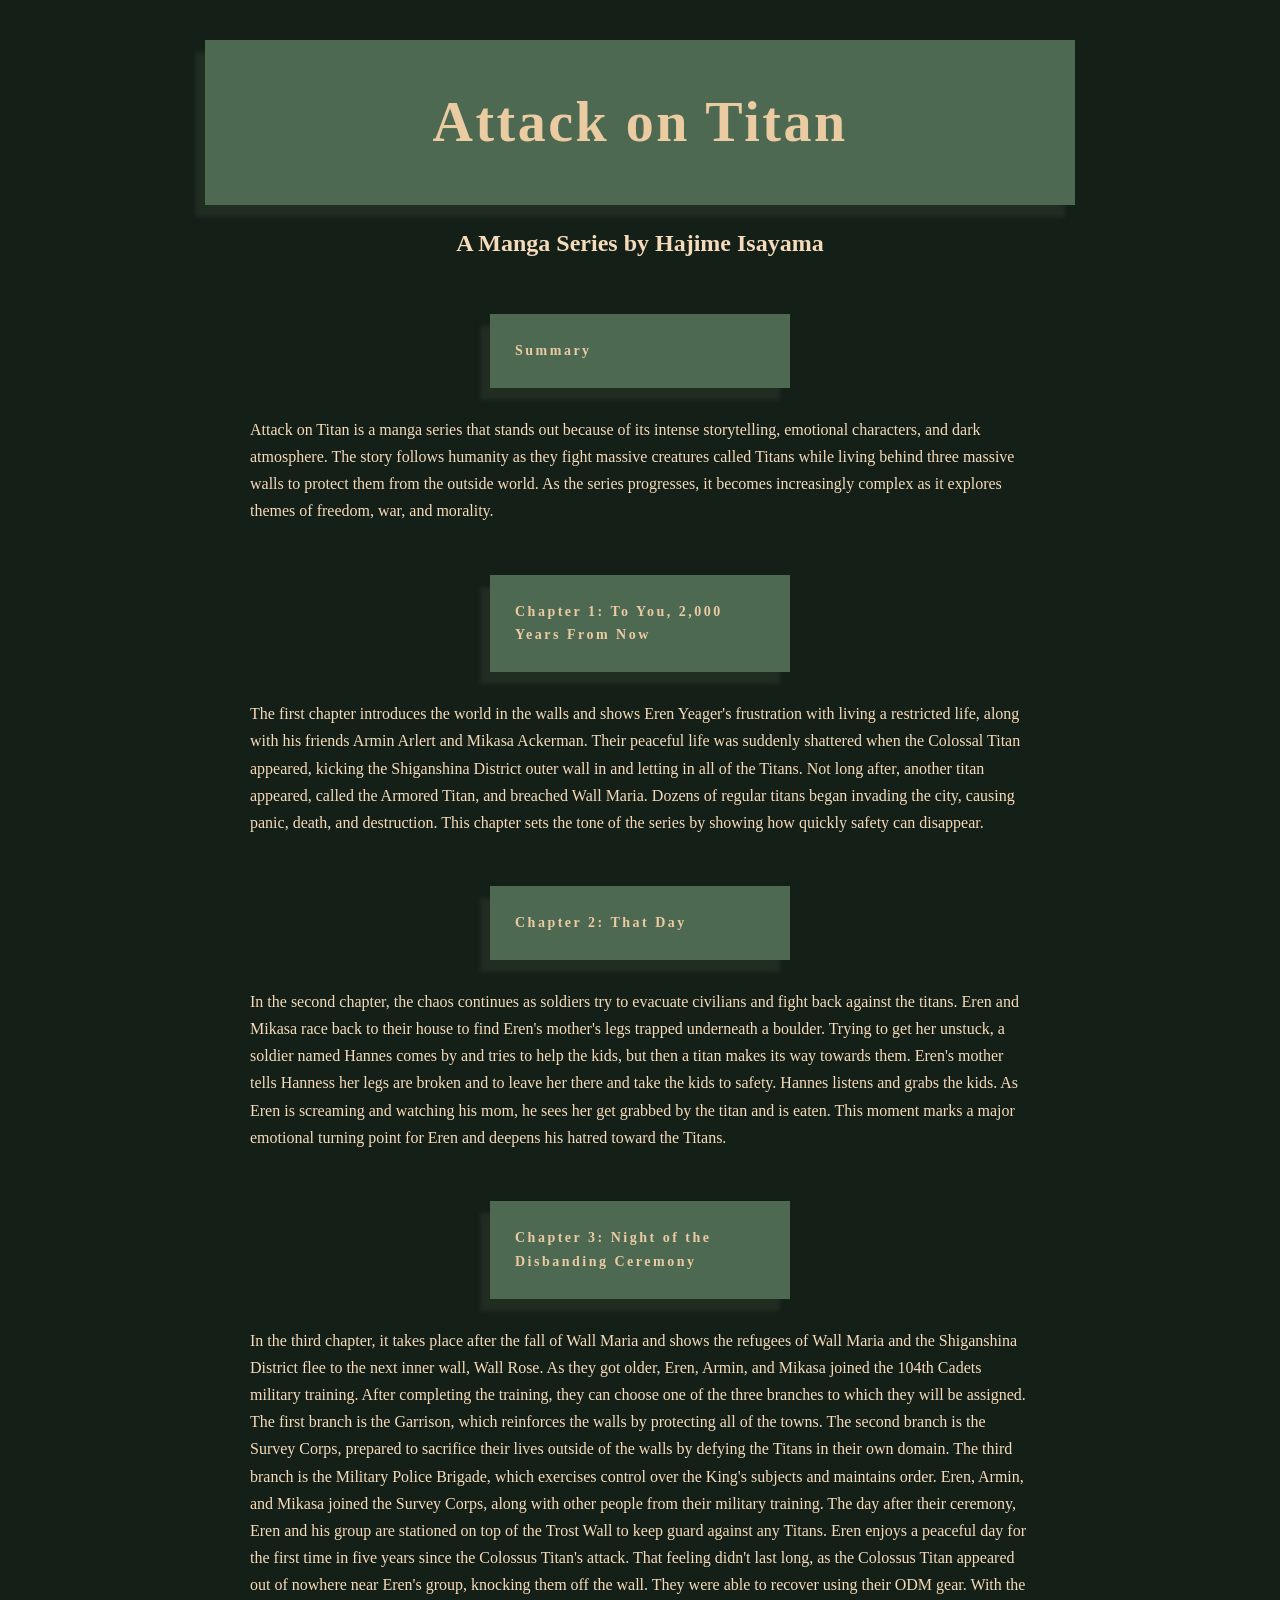
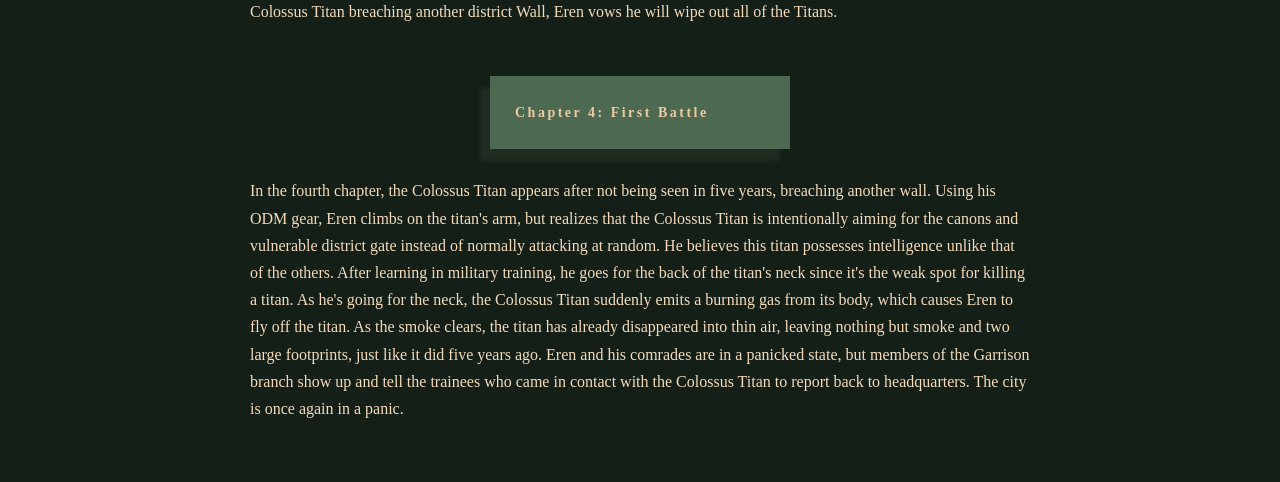
<file: Assignment1/index.html>
<head>
  <link rel="stylesheet" href="style/style.css">
</head>

<body>
<h1>Attack on Titan</h1>

<h2>A Manga Series by Hajime Isayama</h2>

<h3>Summary</h3>
<P>Attack on Titan is a manga series that stands out because of its intense storytelling, emotional characters, and dark atmosphere. 
  The story follows humanity as they fight massive creatures called Titans while living behind three massive walls to protect them from the outside world. As the series progresses, it becomes increasingly complex as it explores themes of freedom, war, and morality.</P>

<h3>Chapter 1: To You, 2,000 Years From Now</h3>
  <p>The first chapter introduces the world in the walls and shows Eren Yeager's frustration with living a restricted life, along with his friends Armin Arlert and Mikasa Ackerman.
  Their peaceful life was suddenly shattered when the Colossal Titan appeared, kicking the Shiganshina District outer wall in and letting in all of the Titans. Not long after, another titan appeared, called the Armored Titan, and breached Wall Maria. Dozens of regular titans began invading the city, causing panic, death, and destruction. 
  This chapter sets the tone of the series by showing how quickly safety can disappear.</p>

<h3>Chapter 2: That Day</h3>
  <p>In the second chapter, the chaos continues as soldiers try to evacuate civilians and fight back against the titans. Eren and Mikasa race back to their house to find Eren's mother's legs trapped underneath a boulder. Trying to get her unstuck, a soldier named Hannes comes by and tries to help the kids, but then a titan makes its way towards them.
  Eren's mother tells Hanness her legs are broken and to leave her there and take the kids to safety. Hannes listens and grabs the kids. As Eren is screaming and watching his mom, he sees her get grabbed by the titan and is eaten. This moment marks a major emotional turning point for Eren and deepens his hatred toward the Titans. </p>

<h3>Chapter 3: Night of the Disbanding Ceremony</h3>  
  <p>In the third chapter, it takes place after the fall of Wall Maria and shows the refugees of Wall Maria and the Shiganshina District flee to the next inner wall, Wall Rose. As they got older, Eren, Armin, and Mikasa joined the 104th Cadets military training. After completing the training, they can choose one of the three branches to which they will be assigned.
  The first branch is the Garrison, which reinforces the walls by protecting all of the towns. The second branch is the Survey Corps, prepared to sacrifice their lives outside of the walls by defying the Titans in their own domain. The third branch is the Military Police Brigade, which exercises control over the King's subjects and maintains order.
  Eren, Armin, and Mikasa joined the Survey Corps, along with other people from their military training. The day after their ceremony, Eren and his group are stationed on top of the Trost Wall to keep guard against any Titans. Eren enjoys a peaceful day for the first time in five years since the Colossus Titan's attack. 
  That feeling didn't last long, as the Colossus Titan appeared out of nowhere near Eren's group, knocking them off the wall. They were able to recover using their ODM gear. With the Colossus Titan breaching another district Wall, Eren vows he will wipe out all of the Titans.</p>
  
<h3>Chapter 4: First Battle</h3>
  <p>In the fourth chapter, the Colossus Titan appears after not being seen in five years, breaching another wall. Using his ODM gear, Eren climbs on the titan's arm, but realizes that the Colossus Titan is intentionally aiming for the canons and vulnerable district gate instead of normally attacking at random. He believes this titan possesses intelligence unlike that of the others.
  After learning in military training, he goes for the back of the titan's neck since it's the weak spot for killing a titan. As he's going for the neck, the Colossus Titan suddenly emits a burning gas from its body, which causes Eren to fly off the titan. As the smoke clears, the titan has already disappeared into thin air, leaving nothing but smoke and two large footprints, just like it did five years ago.
  Eren and his comrades are in a panicked state, but members of the Garrison branch show up and tell the trainees who came in contact with the Colossus Titan to report back to headquarters. The city is once again in a panic. </p>
  
</body>
</file>
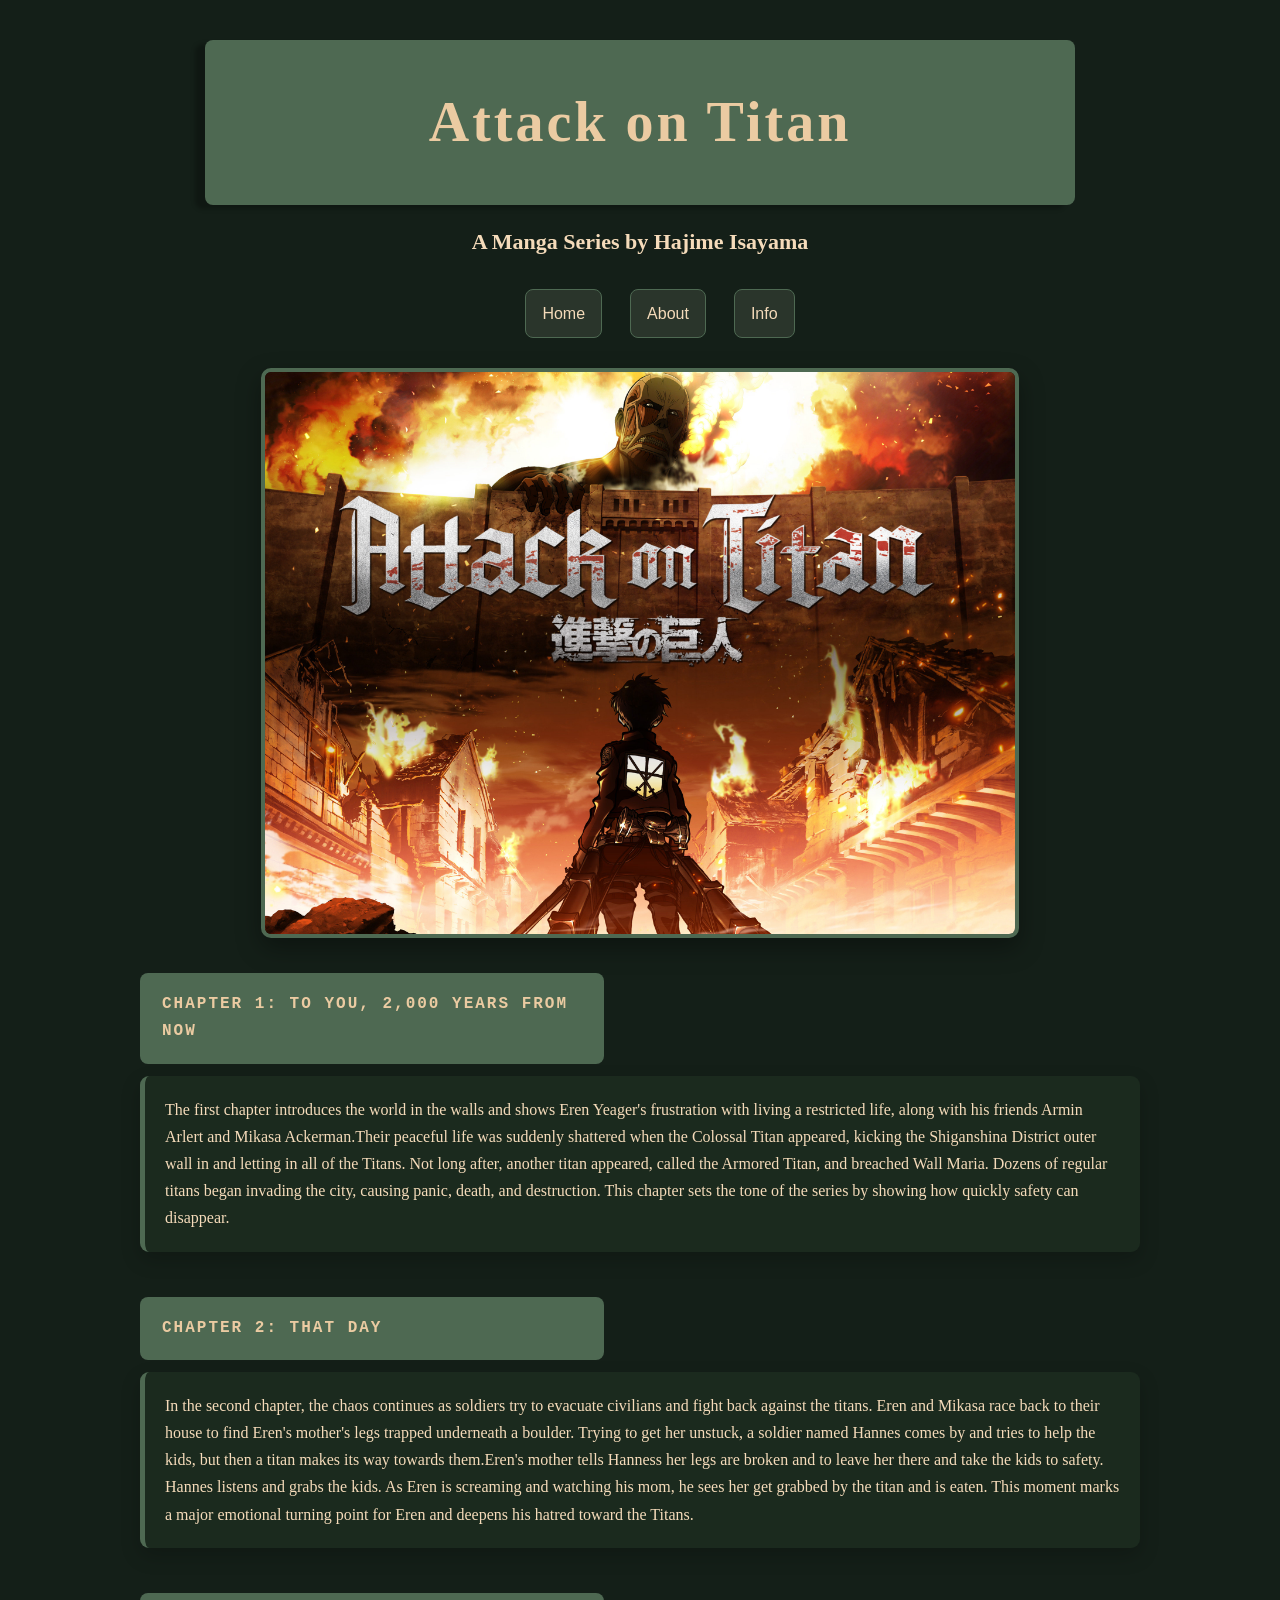
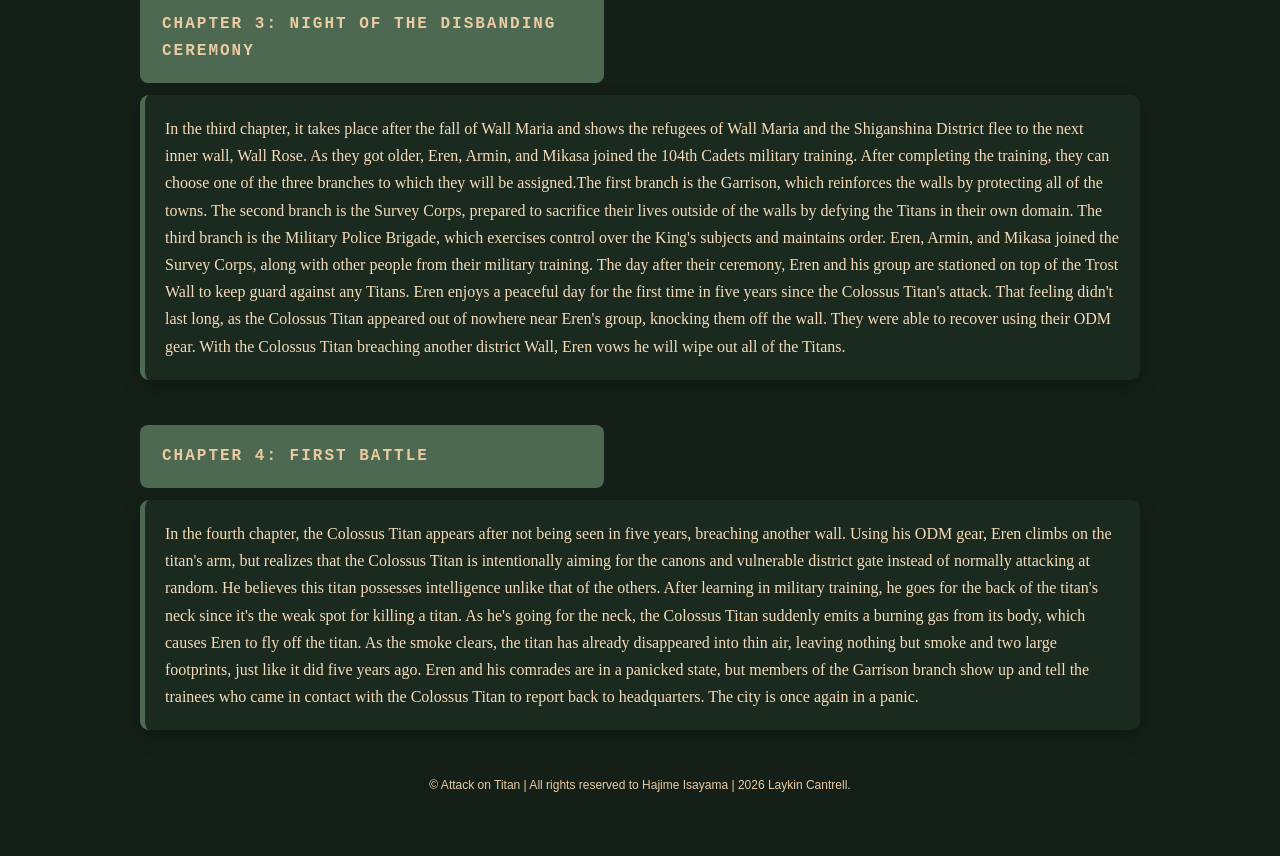
<file: Assignment2/index.html>
<!DOCTYPE html>
<html lang="en">
<head>
  <meta charset="UTF-8">
  <title>Attack on Titan Homepage</title>
  <link rel="stylesheet" href="style/style.css">
</head>

<body>
  <div class="page">

    <header class="hero">
      <h1>Attack on Titan</h1>
      <h2>A Manga Series by Hajime Isayama</h2>
  </header> 

  <nav>
    <ul class="nav">
      <li><a href="index.html">Home</a></li>
      <li><a href="about.html">About</a></li>
      <li><a href="info.html">Info</a></li>
    </ul>
  </nav>

    <img class="hero-image" src="image/AOT.jpg" alt="Attack on Titan Anime Season 1">
    <main>
      <section class="chapter">
        <h3>Chapter 1: To You, 2,000 Years From Now</h3>
        <p>
          The first chapter introduces the world in the walls and shows Eren Yeager's frustration  with living a restricted life, along with his friends Armin Arlert and Mikasa Ackerman.Their peaceful life was suddenly shattered when the Colossal Titan appeared, kicking the Shiganshina District outer wall in and letting in all of the Titans. Not long after, another titan appeared, called the Armored Titan, and breached Wall Maria. Dozens of regular titans began invading the city, causing panic, death, and destruction. This chapter sets the tone of the series by showing how quickly safety can disappear.
        </p>
      </section>

      <section class="chapter">
        <h3>Chapter 2: That Day</h3>
        <p>
          In the second chapter, the chaos continues as soldiers try to evacuate civilians and fight back against the titans. Eren and Mikasa race back to their house to find Eren's mother's legs trapped underneath a boulder. Trying to get her unstuck, a soldier named Hannes comes by and tries to help the kids, but then a titan makes its way towards them.Eren's mother tells Hanness her legs are broken and to leave her there and take the kids to safety. Hannes listens and grabs the kids. As Eren is screaming and watching his mom, he sees her get grabbed by the titan and is eaten. This moment marks a major emotional turning point for Eren and deepens his hatred toward the Titans. 
        </p>
      </section>

      <section class="chapter">
        <h3>Chapter 3: Night of the Disbanding Ceremony</h3>  
        <p>
          In the third chapter, it takes place after the fall of Wall Maria and shows the refugees of Wall Maria and the Shiganshina District flee to the next inner wall, Wall Rose. As they got older, Eren, Armin, and Mikasa joined the 104th Cadets military training. After completing the training, they can choose one of the three branches to which they will be assigned.The first branch is the Garrison, which reinforces the walls by protecting all of the towns. The second branch is the Survey Corps, prepared to sacrifice their lives outside of the walls by defying the Titans in their own domain. The third branch is the Military Police Brigade, which exercises control over the King's subjects and maintains order. Eren, Armin, and Mikasa joined the Survey Corps, along with other people from their military training. The day after their ceremony, Eren and his group are stationed on top of the Trost Wall to keep guard against any Titans. Eren enjoys a peaceful day for the first time in five years since the Colossus Titan's attack. That feeling didn't last long, as the Colossus Titan appeared out of nowhere near Eren's group, knocking them off the wall. They were able to recover using their ODM gear. With the Colossus Titan breaching another district Wall, Eren vows he will wipe out all of the Titans.
        </p>
      </section>
  
      <section class="chapter">
        <h3>Chapter 4: First Battle</h3>
        <p>
          In the fourth chapter, the Colossus Titan appears after not being seen in five years, breaching another wall. Using his ODM gear, Eren climbs on the titan's arm, but realizes that the Colossus Titan is intentionally aiming for the canons and vulnerable district gate instead of normally attacking at random. He believes this titan possesses intelligence unlike that of the others. After learning in military training, he goes for the back of the titan's neck since it's the weak spot for killing a titan. As he's going for the neck, the Colossus Titan suddenly emits a burning gas from its body, which causes Eren to fly off the titan. As the smoke clears, the titan has already disappeared into thin air, leaving nothing but smoke and two large footprints, just like it did five years ago. Eren and his comrades are in a panicked state, but members of the Garrison branch show up and tell the trainees who came in contact with the Colossus Titan to report back to headquarters. The city is once again in a panic.
        </p>
      </section>
    </main>

    <footer class="footer">
      <p class="footer-text">&copy; Attack on Titan | All rights reserved to Hajime Isayama | 2026 Laykin Cantrell.</p>
    </footer>
    
  </div>
</body>
</html>
</file>
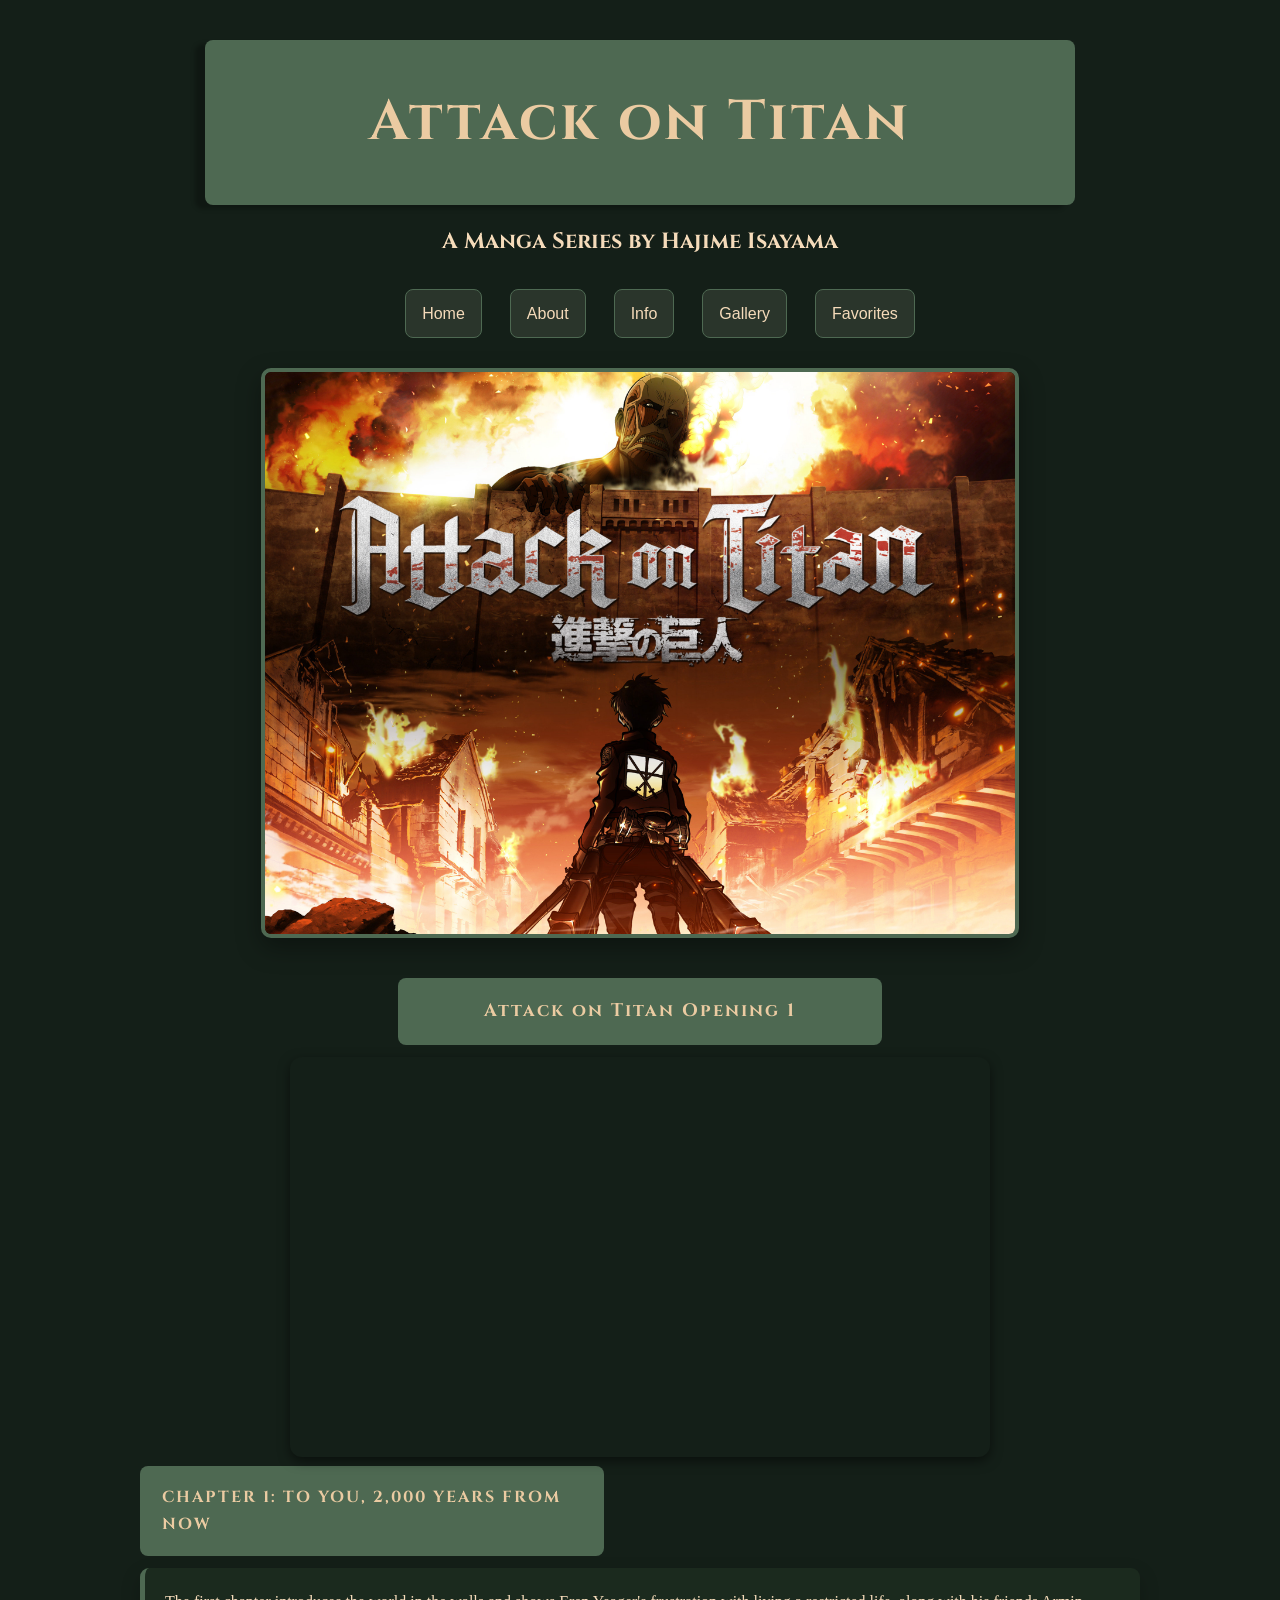
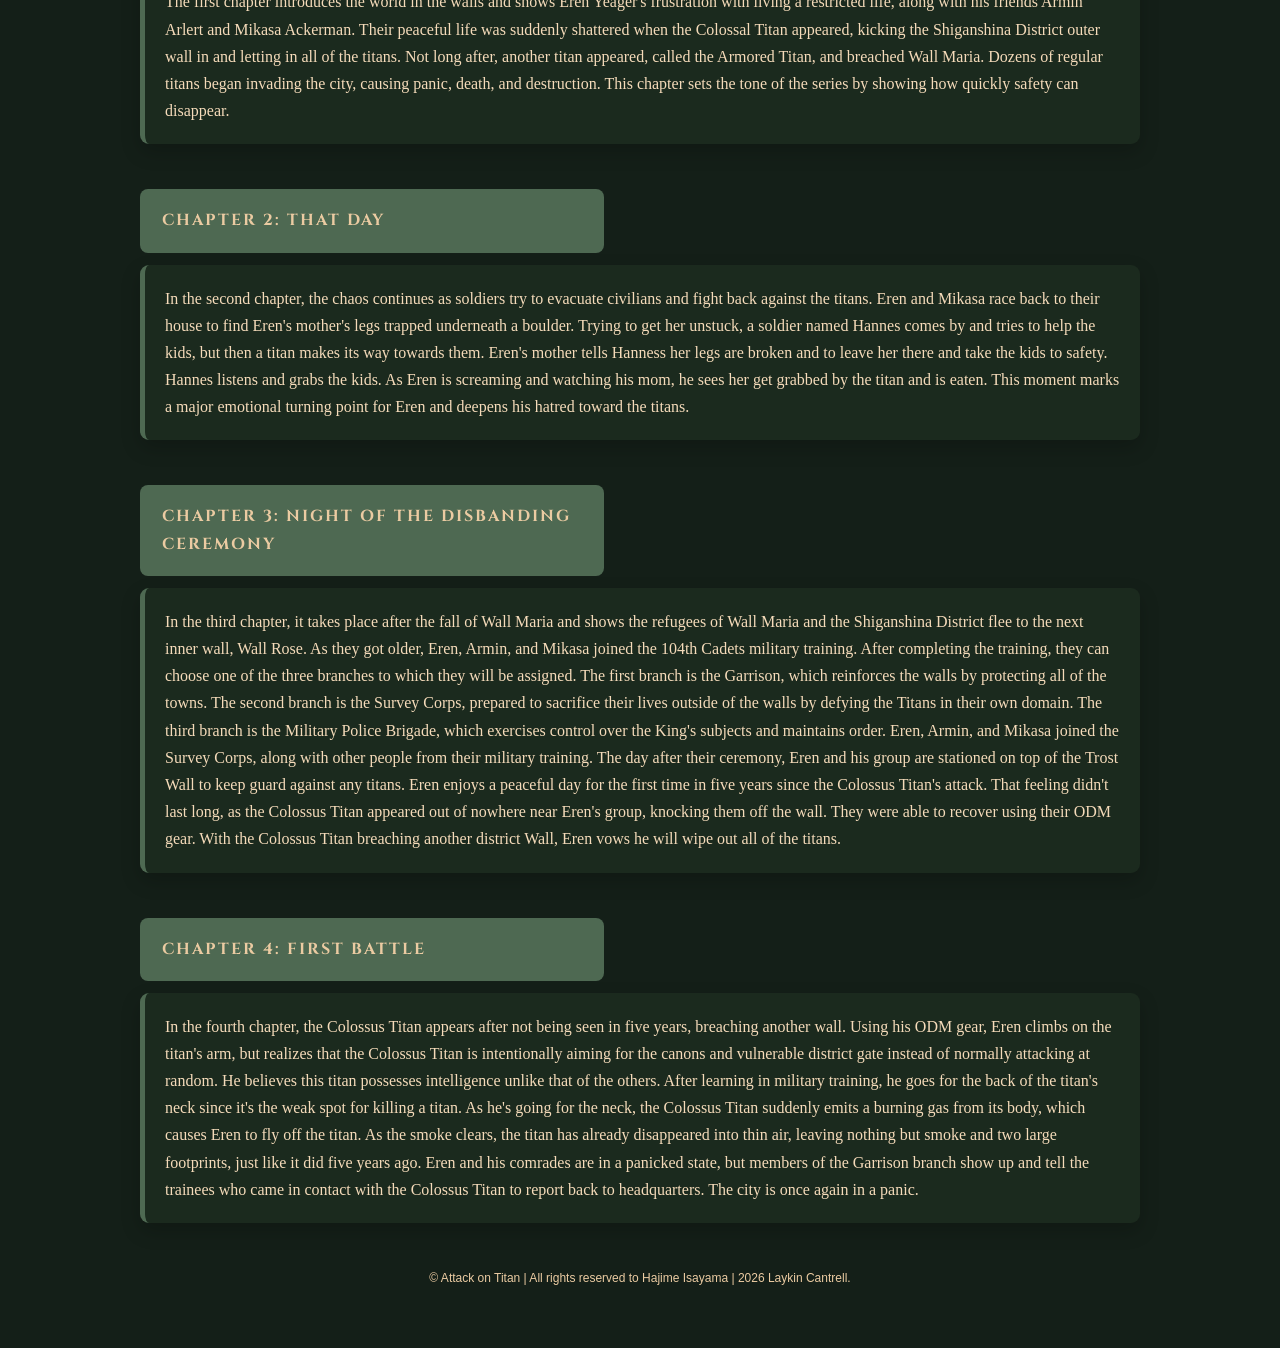
<file: Assignment3/index.html>
<!DOCTYPE html>
<html lang="en">
<head>
  <meta charset="UTF-8">
  <title>Attack on Titan Homepage</title>

  <!--Google Font-->
  <link rel="preconnect" href="https://fonts.googleapis.com">
   <link rel="preconnect" href="https://fonts.gstatic.com" crossorigin>
  <link href="https://fonts.googleapis.com/css2?family=Cinzel:wght@400..900&display=swap" rel="stylesheet">

  <link rel="stylesheet" href="style/style.css">
</head>

<body>
  <div class="page">

    <header class="hero">
      <h1>Attack on Titan</h1>
      <h2>A Manga Series by Hajime Isayama</h2>
  </header> 

  <nav>
    <ul class="nav">
      <li><a href="index.html">Home</a></li>
      <li><a href="about.html">About</a></li>
      <li><a href="info.html">Info</a></li>
      <li><a href="gallery.html">Gallery</a></li>
      <li><a href="favorites.html">Favorites</a></li>
    </ul>
  </nav>

    <img class="hero-image" src="image/AOT.jpg" alt="Attack on Titan Anime Season 1">

    <section class="opening-video">
      <h4 class="page-title">Attack on Titan Opening 1</h4>

      <iframe width="560" height="315" src="https://www.youtube.com/embed/StLX4kITjWU?si=WQygfFis03joB7OW" title="YouTube video player" frameborder="0" allow="accelerometer; autoplay; clipboard-write; encrypted-media; gyroscope; picture-in-picture; web-share" referrerpolicy="strict-origin-when-cross-origin" allowfullscreen></iframe>

    </section>
    <main>
      <section class="chapter">
        <h3>Chapter 1: To You, 2,000 Years From Now</h3>
        <p>
          The first chapter introduces the world in the walls and shows Eren Yeager's frustration  with living a restricted life, along with his friends Armin Arlert and Mikasa Ackerman. Their peaceful life was suddenly shattered when the Colossal Titan appeared, kicking the Shiganshina District outer wall in and letting in all of the titans. Not long after, another titan appeared, called the Armored Titan, and breached Wall Maria. Dozens of regular titans began invading the city, causing panic, death, and destruction. This chapter sets the tone of the series by showing how quickly safety can disappear.
        </p>
      </section>

      <section class="chapter">
        <h3>Chapter 2: That Day</h3>
        <p>
          In the second chapter, the chaos continues as soldiers try to evacuate civilians and fight back against the titans. Eren and Mikasa race back to their house to find Eren's mother's legs trapped underneath a boulder. Trying to get her unstuck, a soldier named Hannes comes by and tries to help the kids, but then a titan makes its way towards them. Eren's mother tells Hanness her legs are broken and to leave her there and take the kids to safety. Hannes listens and grabs the kids. As Eren is screaming and watching his mom, he sees her get grabbed by the titan and is eaten. This moment marks a major emotional turning point for Eren and deepens his hatred toward the titans. 
        </p>
      </section>

      <section class="chapter">
        <h3>Chapter 3: Night of the Disbanding Ceremony</h3>  
        <p>
          In the third chapter, it takes place after the fall of Wall Maria and shows the refugees of Wall Maria and the Shiganshina District flee to the next inner wall, Wall Rose. As they got older, Eren, Armin, and Mikasa joined the 104th Cadets military training. After completing the training, they can choose one of the three branches to which they will be assigned. The first branch is the Garrison, which reinforces the walls by protecting all of the towns. The second branch is the Survey Corps, prepared to sacrifice their lives outside of the walls by defying the Titans in their own domain. The third branch is the Military Police Brigade, which exercises control over the King's subjects and maintains order. Eren, Armin, and Mikasa joined the Survey Corps, along with other people from their military training. The day after their ceremony, Eren and his group are stationed on top of the Trost Wall to keep guard against any titans. Eren enjoys a peaceful day for the first time in five years since the Colossus Titan's attack. That feeling didn't last long, as the Colossus Titan appeared out of nowhere near Eren's group, knocking them off the wall. They were able to recover using their ODM gear. With the Colossus Titan breaching another district Wall, Eren vows he will wipe out all of the titans.
        </p>
      </section>
  
      <section class="chapter">
        <h3>Chapter 4: First Battle</h3>
        <p>
          In the fourth chapter, the Colossus Titan appears after not being seen in five years, breaching another wall. Using his ODM gear, Eren climbs on the titan's arm, but realizes that the Colossus Titan is intentionally aiming for the canons and vulnerable district gate instead of normally attacking at random. He believes this titan possesses intelligence unlike that of the others. After learning in military training, he goes for the back of the titan's neck since it's the weak spot for killing a titan. As he's going for the neck, the Colossus Titan suddenly emits a burning gas from its body, which causes Eren to fly off the titan. As the smoke clears, the titan has already disappeared into thin air, leaving nothing but smoke and two large footprints, just like it did five years ago. Eren and his comrades are in a panicked state, but members of the Garrison branch show up and tell the trainees who came in contact with the Colossus Titan to report back to headquarters. The city is once again in a panic.
        </p>
      </section>
    </main>

    <footer class="footer">
      <p class="footer-text">&copy; Attack on Titan | All rights reserved to Hajime Isayama | 2026 Laykin Cantrell.</p>
    </footer>
    
  </div>
</body>
</html>
</file>
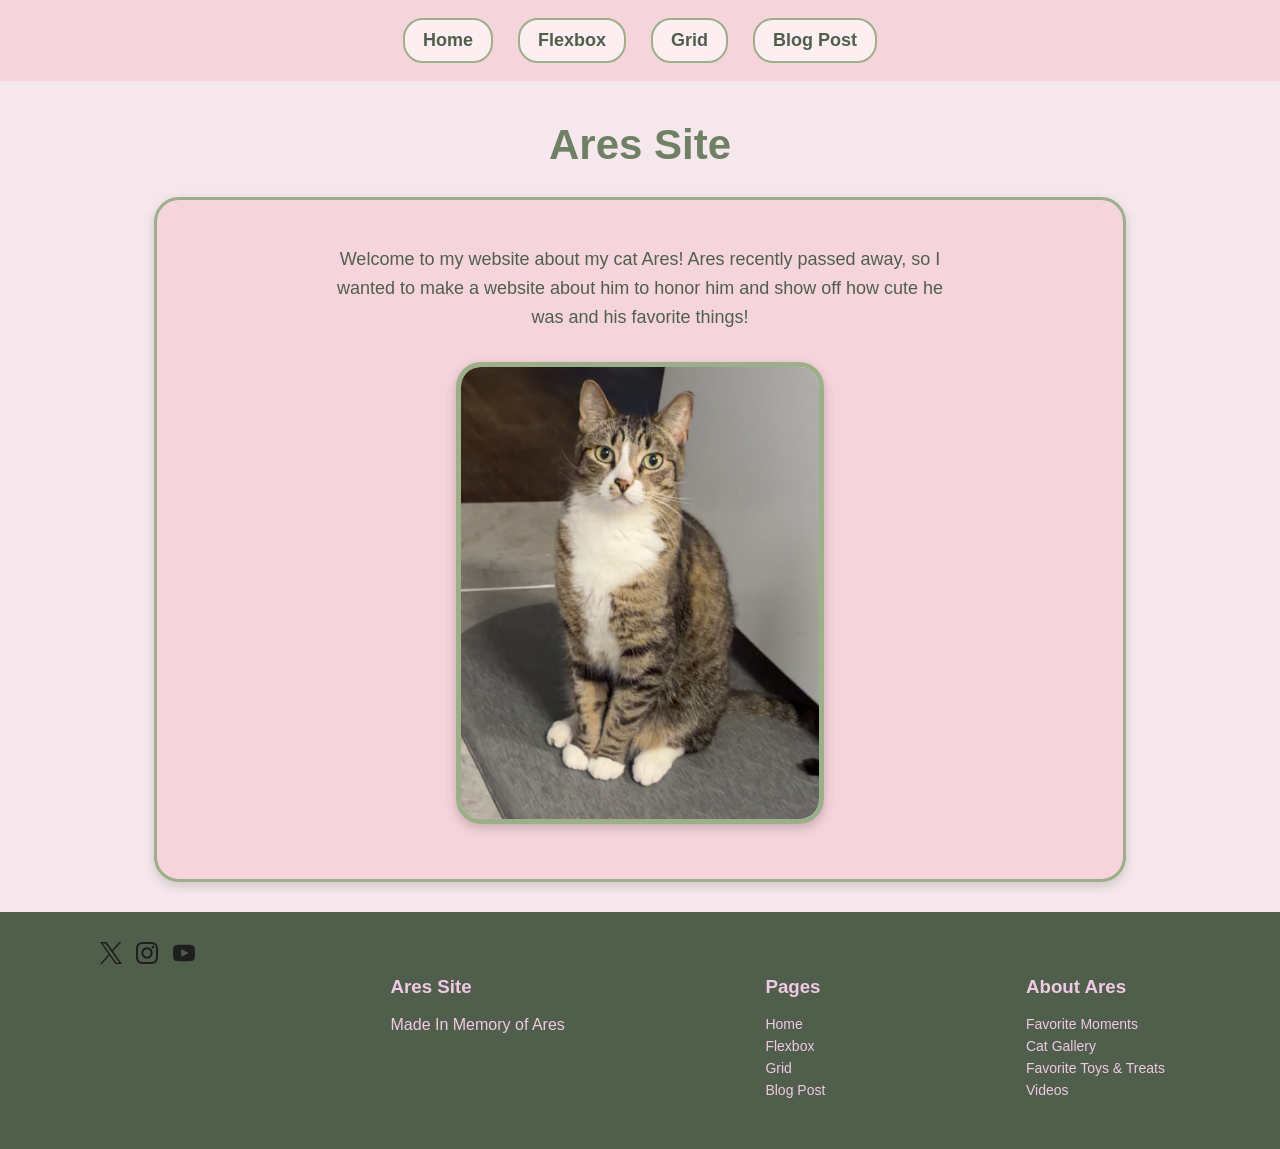
<file: Assignment4/index.html>
<!DOCTYPE html>
<html lang="en">
<head>
    <meta charset="UTF-8">
    <title>Home</title>
    <link rel="stylesheet" href="style/style.css">
</head>

<body>

    <div class="nav">
        <a href="index.html">Home</a>
        <a href="flexbox.html">Flexbox</a>
        <a href="grid.html">Grid</a>
        <a href="blog-post.html">Blog Post</a>
    </div>

    <h1 class="page-title">Ares Site</h1>

    <div class="blog-idea-box">

    <p class="page-text">
        Welcome to my website about my cat Ares! Ares recently passed away, so I wanted to make a website about him to honor him and show off how cute he was and his favorite things!
    </p>
    <img src="images/IMG_1764.JPG" alt="A photo of Ares" class="hero-image">

    </div>


<footer class="footer">
  <div class="social-icons">
    <img src="images/X Logo.svg" alt="X logo">
    <img src="images/Instagram.svg" alt="Instagram logo">
    <img src="images/YouTube.svg" alt="YouTube logo">
  </div>

  <div class="footer-section">
    <h3>Ares Site</h3>
    <p>Made In Memory of Ares</p>
  </div>

  <div class="footer-section">
    <h3>Pages</h3>
    <ul>
        <li>Home</li>
        <li>Flexbox</li>
        <li>Grid</li>
        <li>Blog Post</li>
    </ul>
  </div>

  <div class="footer-section">
    <h3>About Ares</h3>
    <ul>
        <li>Favorite Moments</li>
        <li>Cat Gallery</li>
        <li>Favorite Toys & Treats</li>
        <li>Videos</li>
    </ul>
  </div>

</footer>


</body>
</html>
</file>
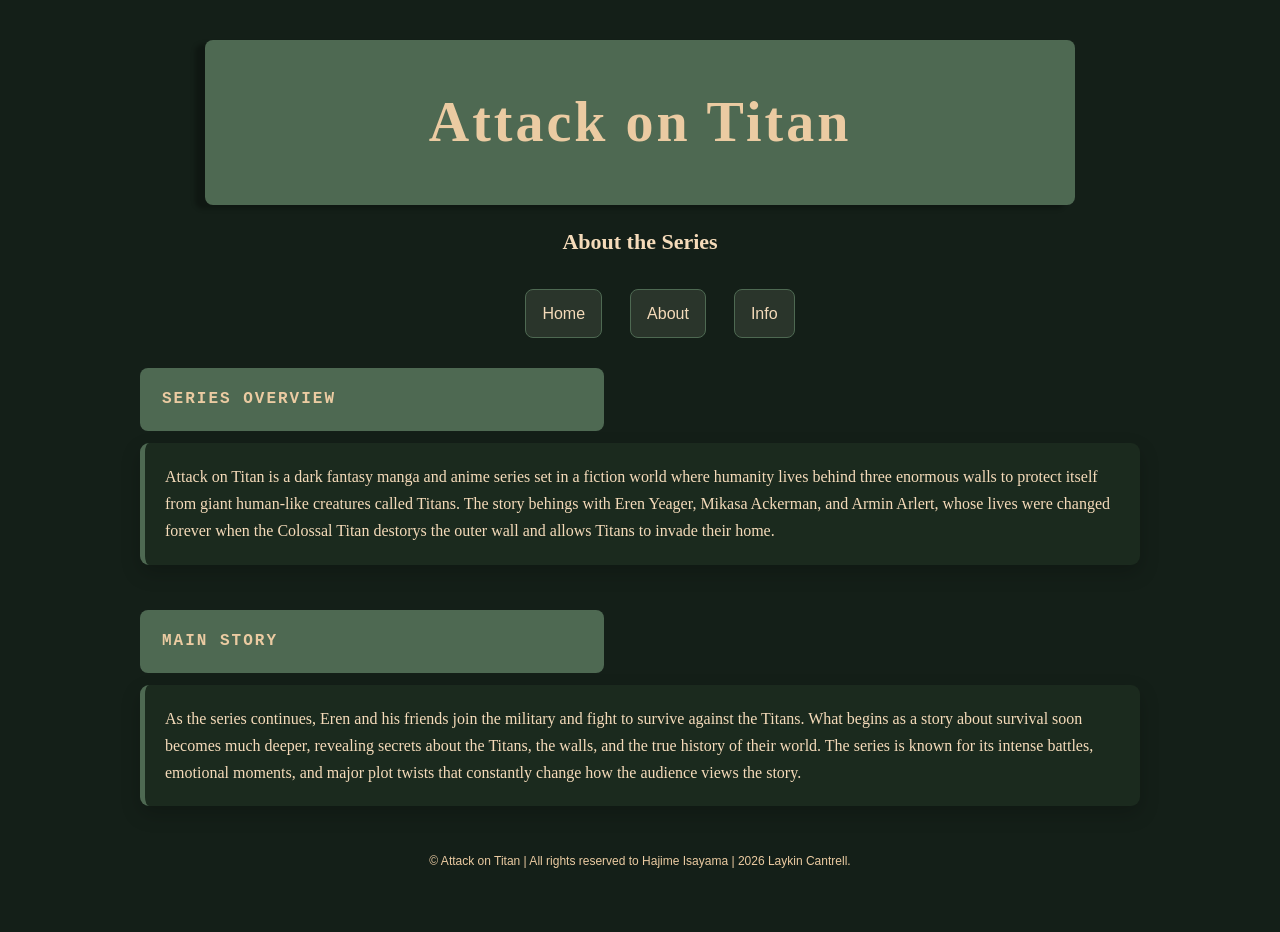
<file: Assignment2/about.html>
<!DOCTYPE html>
<html lang="en">
<head>
    <meta charset="UTF-8">
    <title>About Attack on Titan</title>
    <link rel="stylesheet" href="style/style.css">
</head>

<body>
    <div class="page">

        <header class="hero">
            <h1>Attack on Titan</h1>
            <h2>About the Series</h2>
        </header>

        <nav>
            <ul class="nav">
                <li><a href="index.html">Home</a></li>
                <li><a href="about.html">About</a></li>
                <li><a href="info.html">Info</a></li>
            </ul>
        </nav>

        <main>
            <section class="chapter">
                <h3>Series Overview</h3>
                <p>
                    Attack on Titan is a dark fantasy manga and anime series set in a fiction world where humanity lives behind three enormous walls to protect itself from giant human-like creatures called Titans. The story behings with Eren Yeager, Mikasa Ackerman, and Armin Arlert, whose lives were changed forever when the Colossal Titan destorys the outer wall and allows Titans to invade their home.
                </p>
            </section>

            <section class="chapter">
                <h3>Main Story</h3>
                <p>
                    As the series continues, Eren and his friends join the military and fight to survive against the Titans. What begins as a story about survival soon becomes much deeper, revealing secrets about the Titans, the walls, and the true history of their world. The series is known for its intense battles, emotional moments, and major plot twists that constantly change how the audience views the story.
                </p>
            </section>


        </main>

        <footer class="footer">
         <p class="footer-text">&copy; Attack on Titan | All rights reserved to Hajime Isayama | 2026 Laykin Cantrell.</p>
        </footer>

    </div>
</body>
</html>
</file>
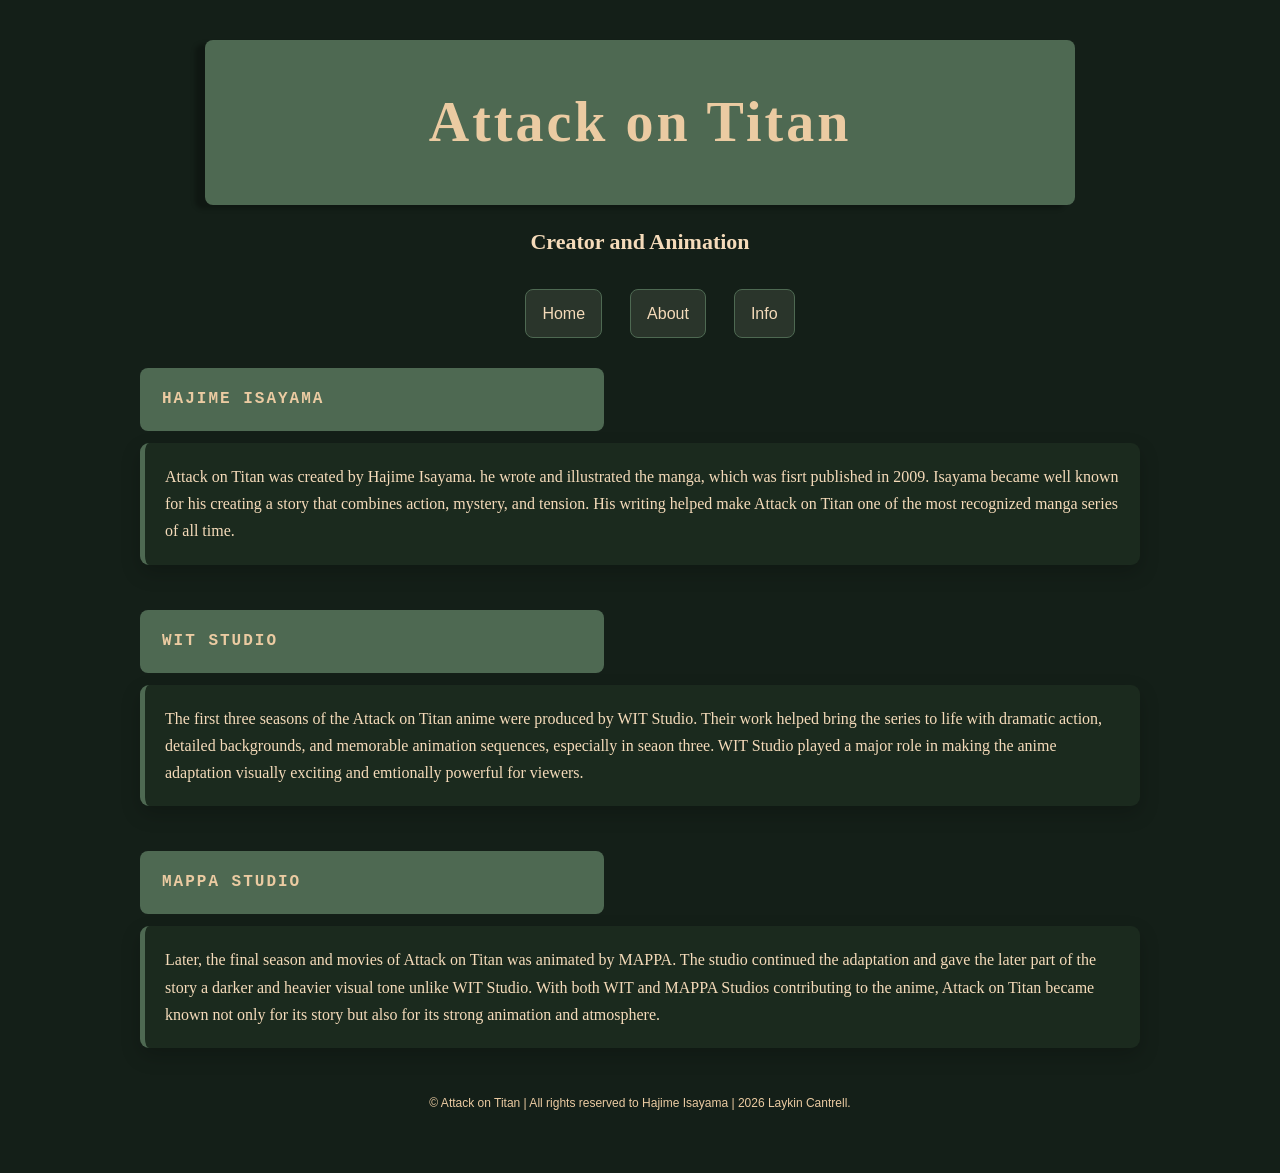
<file: Assignment2/info.html>
<!DOCTYPE html>
<html lang="en">
<head>
    <meta charset="UTF-8">
    <title>Attack on Titan Info</title>
    <link rel="stylesheet" href="style/style.css">
</head>

<body>
    <div class="page">

        <header class="hero">
            <h1>Attack on Titan</h1>
            <h2>Creator and Animation</h2>
        </header>

        <nav>
            <ul class="nav">
                <li><a href="index.html">Home</a></li>
                <li><a href="about.html">About</a></li>
                <li><a href="info.html">Info</a></li>
            </ul>
        </nav>

        <main>
            <section class="chapter">
                <h3>Hajime Isayama</h3>
                <p>
                    Attack on Titan was created by Hajime Isayama. he wrote and illustrated the manga, which was fisrt published in 2009. Isayama became well known for his creating a story that combines action, mystery, and tension. His writing helped make Attack on Titan one of the most recognized manga series of all time.
                </p>
            </section>

            <section class="chapter">
                <h3>WIT Studio</h3>
                <p>
                    The first three seasons of the Attack on Titan anime were produced by WIT Studio. Their work helped bring the series to life with dramatic action, detailed backgrounds, and memorable animation sequences, especially in seaon three. WIT Studio played a major role in making the anime adaptation visually exciting and emtionally powerful for viewers. 
                </p>
            </section>

            <section class="chapter">
                <h3>MAPPA Studio</h3>
                <p>
                    Later, the final season and movies of Attack on Titan was animated by MAPPA. The studio continued the adaptation and gave the later part of the story a darker and heavier visual tone unlike WIT Studio. With both WIT and MAPPA Studios contributing to the anime, Attack on Titan became known not only for its story but also for its strong animation and atmosphere.
                </p>
            </section>
        </main>

        <footer class="footer">
        <p class="footer-text">&copy; Attack on Titan | All rights reserved to Hajime Isayama | 2026 Laykin Cantrell.</p>
        </footer>
    </div>
</body>
</html>
</file>
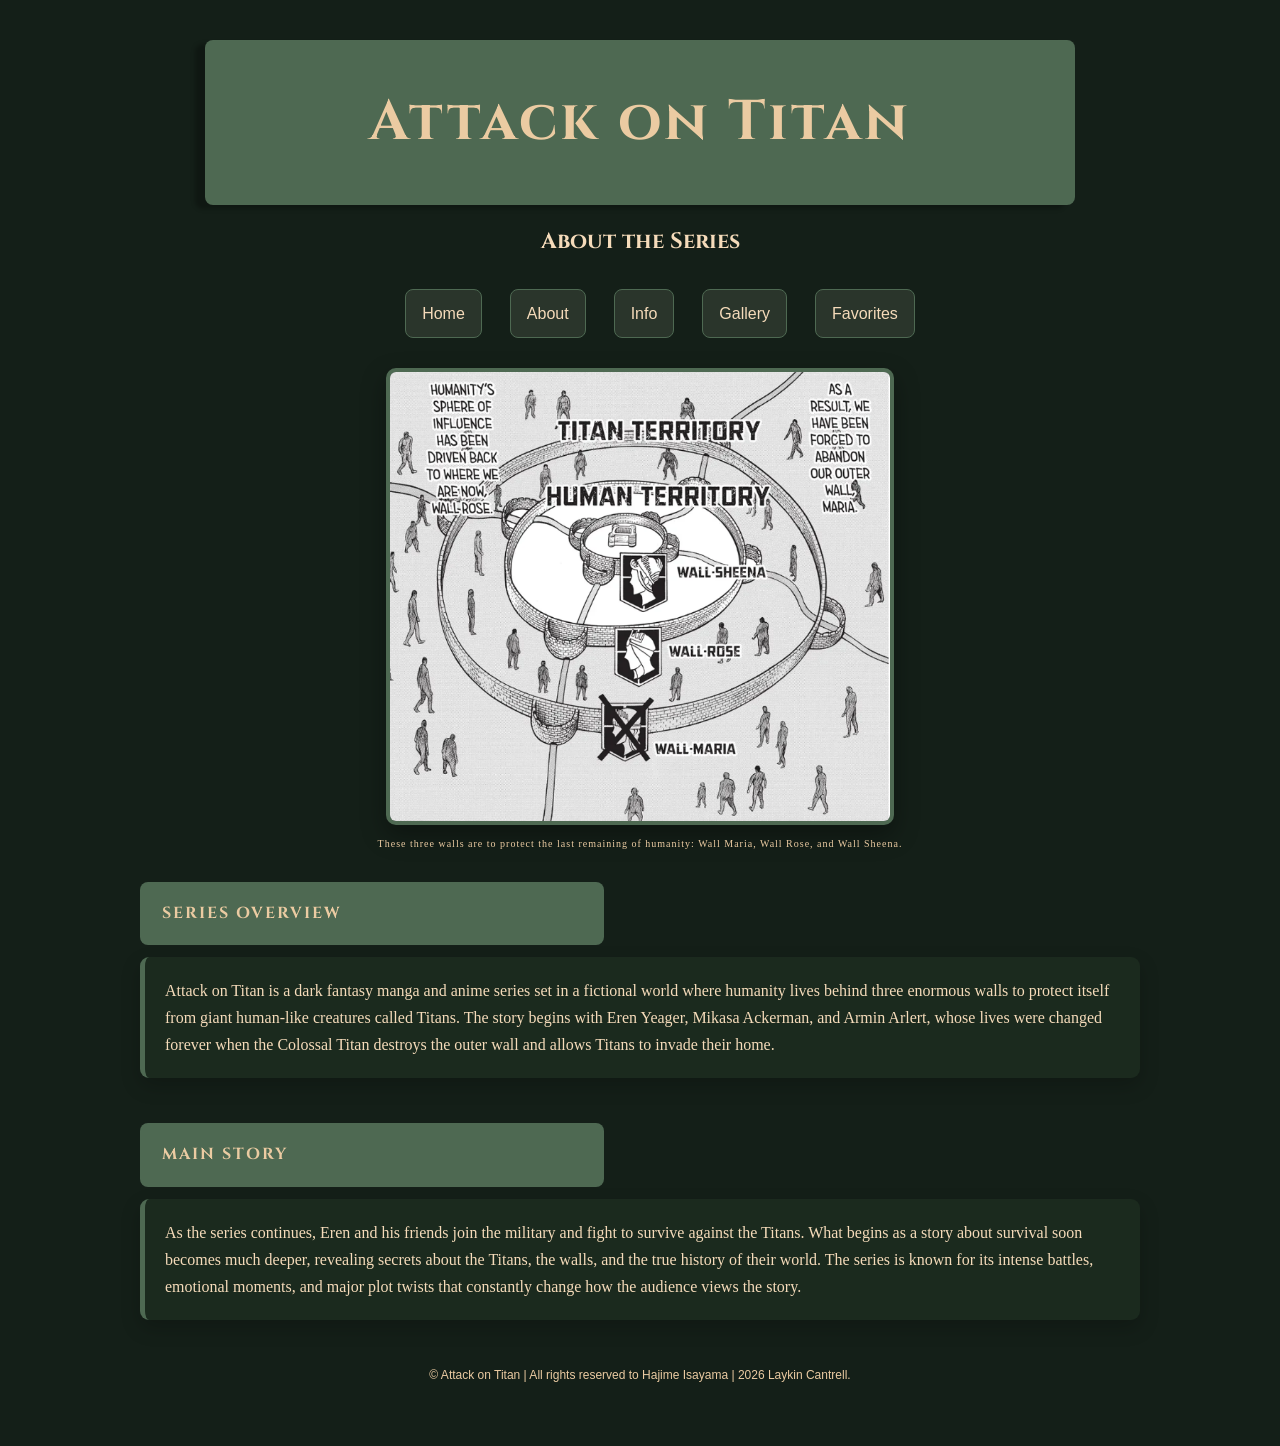
<file: Assignment3/about.html>
<!DOCTYPE html>
<html lang="en">
<head>
    <meta charset="UTF-8">
    <title>About Attack on Titan</title>

    <!--Google Font-->
    <link rel="preconnect" href="https://fonts.googleapis.com">
    <link rel="preconnect" href="https://fonts.gstatic.com" crossorigin>
    <link href="https://fonts.googleapis.com/css2?family=Cinzel:wght@400..900&display=swap" rel="stylesheet">

    <link rel="stylesheet" href="style/style.css">
</head>

<body>
    <div class="page">

        <header class="hero">
            <h1>Attack on Titan</h1>
            <h2>About the Series</h2>
        </header>

        <nav>
            <ul class="nav">
                <li><a href="index.html">Home</a></li>
                <li><a href="about.html">About</a></li>
                <li><a href="info.html">Info</a></li>
                <li><a href="gallery.html">Gallery</a></li>
                <li><a href="favorites.html">Favorites</a></li>
            </ul>
        </nav>
         
        <main>

            <div class="image-section">
                <img src="image/AOT_Wall.png" alt="Attack on Titan Wall Diagram" class="main-image">
                <p class="image-caption">
                    These three walls are to protect the last remaining of humanity: Wall Maria, Wall Rose, and Wall Sheena.
                </p>
            </div>
            <section class="chapter">
                <h3>Series Overview</h3>
                <p>
                    Attack on Titan is a dark fantasy manga and anime series set in a fictional world where humanity lives behind three enormous walls to protect itself from giant human-like creatures called Titans. The story begins with Eren Yeager, Mikasa Ackerman, and Armin Arlert, whose lives were changed forever when the Colossal Titan destroys the outer wall and allows Titans to invade their home.
                </p>
            </section>

            <section class="chapter">
                <h3>Main Story</h3>
                <p>
                    As the series continues, Eren and his friends join the military and fight to survive against the Titans. What begins as a story about survival soon becomes much deeper, revealing secrets about the Titans, the walls, and the true history of their world. The series is known for its intense battles, emotional moments, and major plot twists that constantly change how the audience views the story.
                </p>
            </section>


        </main>

        <footer class="footer">
         <p class="footer-text">&copy; Attack on Titan | All rights reserved to Hajime Isayama | 2026 Laykin Cantrell.</p>
        </footer>

    </div>
</body>
</html>
</file>
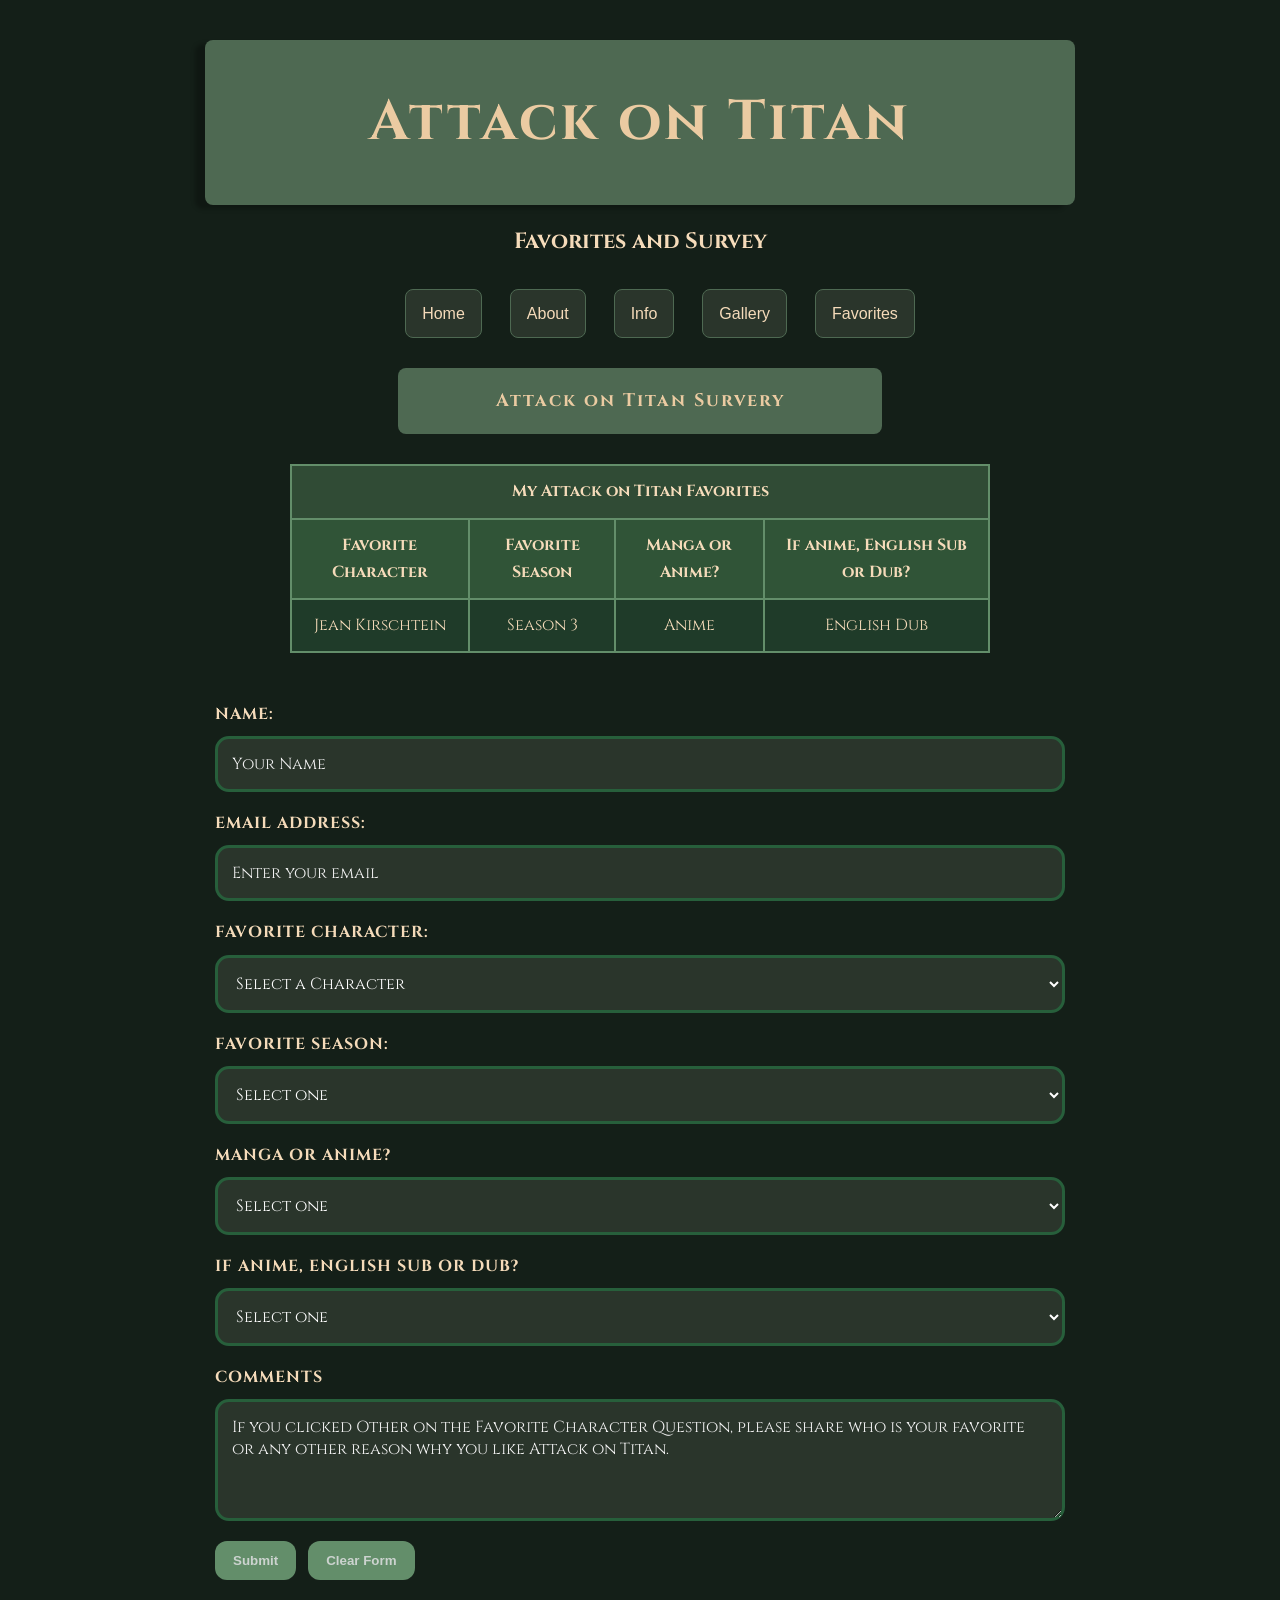
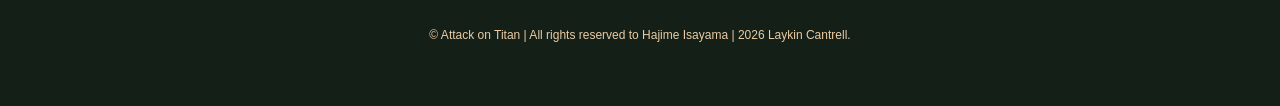
<file: Assignment3/favorites.html>
<!DOCTYPE html>
<html lang="en">
<head>
    <meta charset="UTF-8">
    <title>Attack on Titan Favorites</title>

    <!--Google Font-->
    <link rel="preconnect" href="https://fonts.googleapis.com">
    <link rel="preconnect" href="https://fonts.gstatic.com" crossorigin>
    <link href="https://fonts.googleapis.com/css2?family=Cinzel:wght@400..900&display=swap" rel="stylesheet">

    <link rel="stylesheet" href="style/style.css">
</head>

<body>
    <div class="page">

        <header class="hero">
            <h1>Attack on Titan</h1>
            <h2>Favorites and Survey</h2>
        </header>

        <nav>
            <ul class="nav">
                <li><a href="index.html">Home</a></li>
                <li><a href="about.html">About</a></li>
                <li><a href="info.html">Info</a></li>
                <li><a href="gallery.html">Gallery</a></li>
                <li><a href="favorites.html">Favorites</a></li>
            </ul>
        </nav>

        <main>
            <section class="chapter">
                <h4 class="page-title">Attack on Titan Survery</h4>

                <table class="favorite-table">

                    <tr>
                        <th colspan="4">My Attack on Titan Favorites</th>
                    </tr>
                    <tr>
                        <th>Favorite Character</th>
                        <th>Favorite Season</th>
                        <th>Manga or Anime?</th>
                        <th>If anime, English Sub or Dub?</th>
                    </tr>

                    <tr>
                        <td>Jean Kirschtein</td>
                        <td>Season 3</td>
                        <td>Anime</td>
                        <td>English Dub</td>
                    </tr>
                </table>

                <form class="survey-form">

                    <label for="name">Name:</label>
                    <input type="text" id="name" name="name" placeholder="Your Name">

                    <label for="email">Email Address:</label>
                    <input type="email" id="email" name="email" placeholder="Enter your email">

                    <label for="favorite-character">Favorite Character:</label>
                    <select id="favorite-character" name="favorite-character">
                        <option>Select a Character</option>
                        <option>Ewrin Smith</option>
                        <option>Hange Zoe</option>
                        <option>Levi Ackerman</option>
                        <option>Eren Jaeger</option>
                        <option>Mikasa Ackerman</option>
                        <option>Armin Arlert</option>
                        <option>Reiner Braun</option>
                        <option>Annie Leonhart</option>
                        <option>Bertholdt Hoover</option>
                        <option>Jean Kirschtein</option>
                        <option>Sasha Braus</option>
                        <option>Connie Springer</option>
                        <option>Other</option>
                    </select>

                    <label for="favorite-season">Favorite Season:</label>
                    <select id="favorite-season" name="favorite-season">
                        <option>Select one</option>
                        <option>Season 1</option>
                        <option>Season 2</option>
                        <option>Season 3</option>
                        <option>Final Season</option>
                    </select>

                    <label for="story-type">Manga or Anime?</label>
                    <select id="story-type" name="story-type">
                        <option>Select one</option>
                        <option>Manga</option>
                        <option>Anime</option>
                    </select>

                    <label for="audio-type">If Anime, English Sub or Dub?</label>
                    <select id="audio-type" name="audio-type">
                        <option>Select one</option>
                        <option>English Sub</option>
                        <option>English Dub</option>
                    </select>

                    <label for="comments">Comments</label>
                    <textarea id="comments" name="comments" rows="4" placeholder="If you clicked Other on the Favorite Character Question, please share who is your favorite or any other reason why you like Attack on Titan."></textarea>

                    <div class="form-buttons">
                        <input type="submit" value="Submit">
                        <input type="reset" value="Clear Form">
                    </div>
                </form>
            </section>
        </main>

         <footer class="footer">
         <p class="footer-text">&copy; Attack on Titan | All rights reserved to Hajime Isayama | 2026 Laykin Cantrell.</p>
        </footer>

    </div>
</body>
</html>
</file>
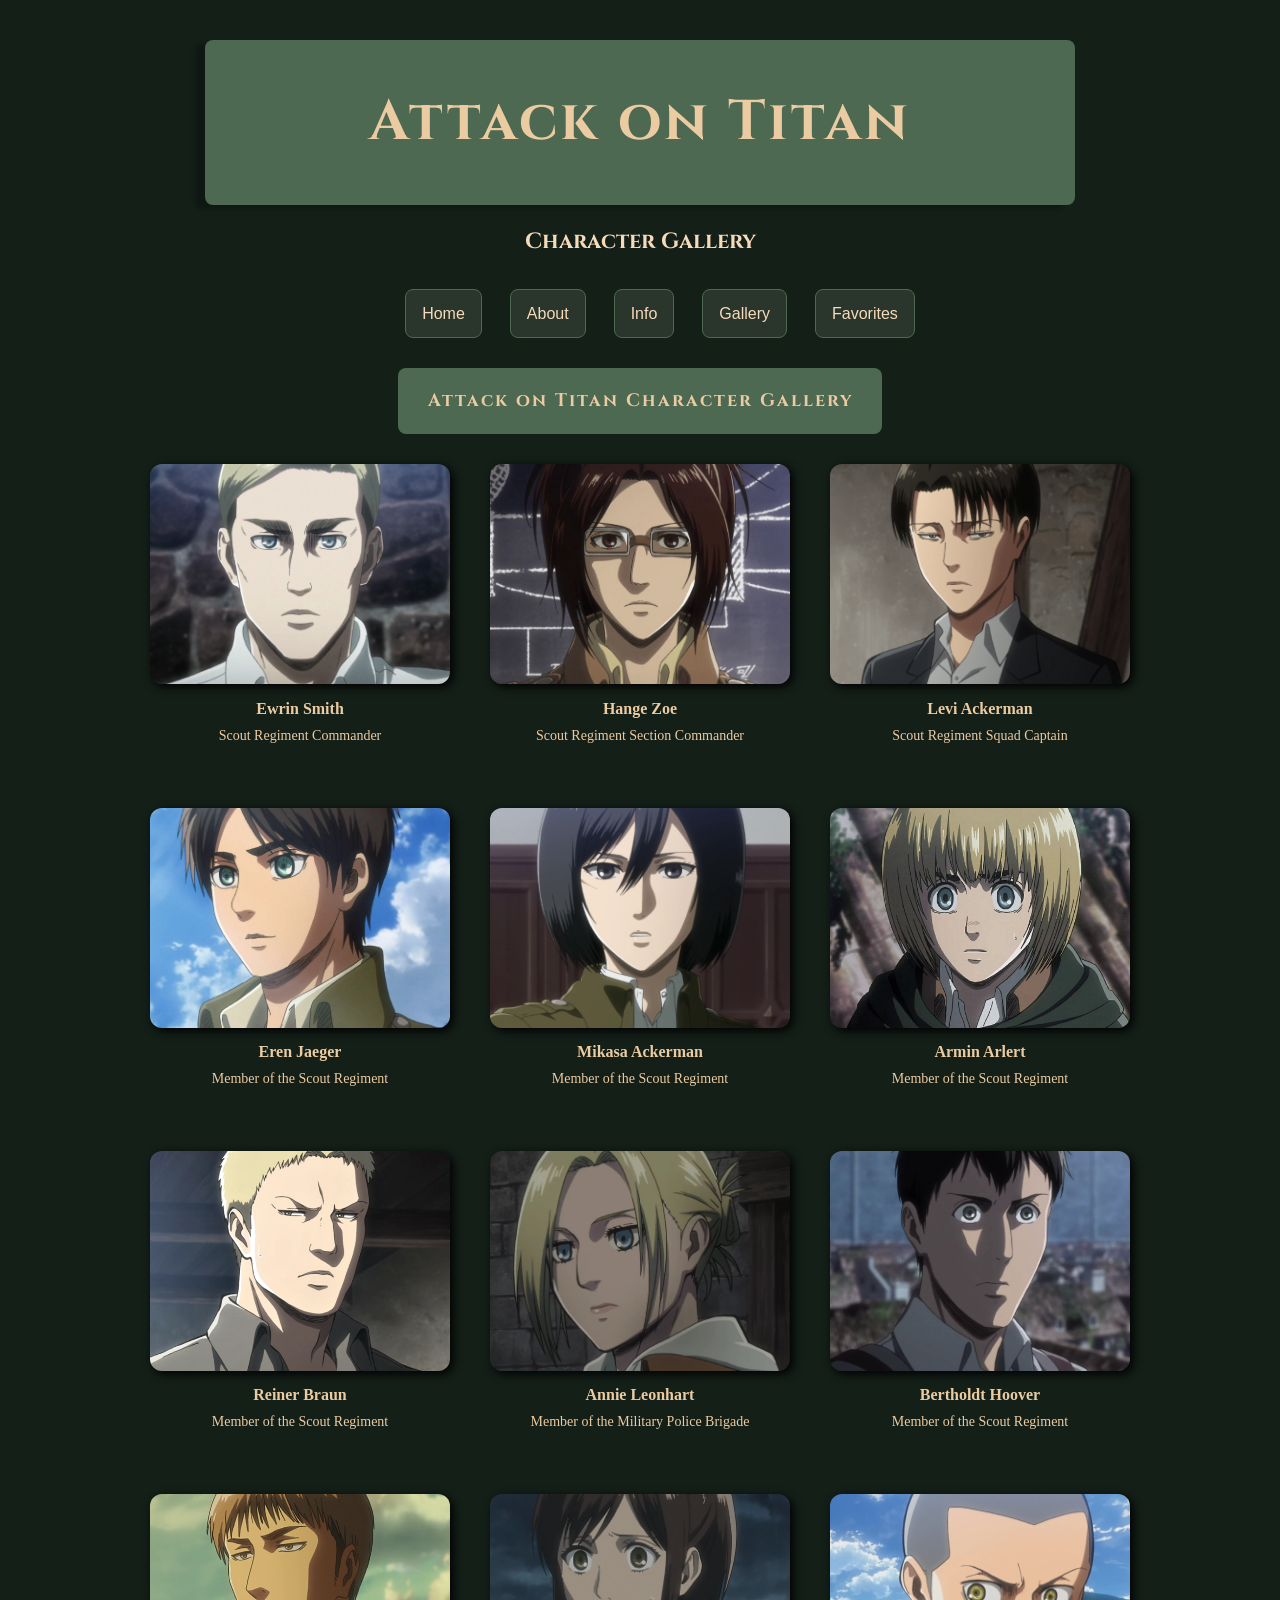
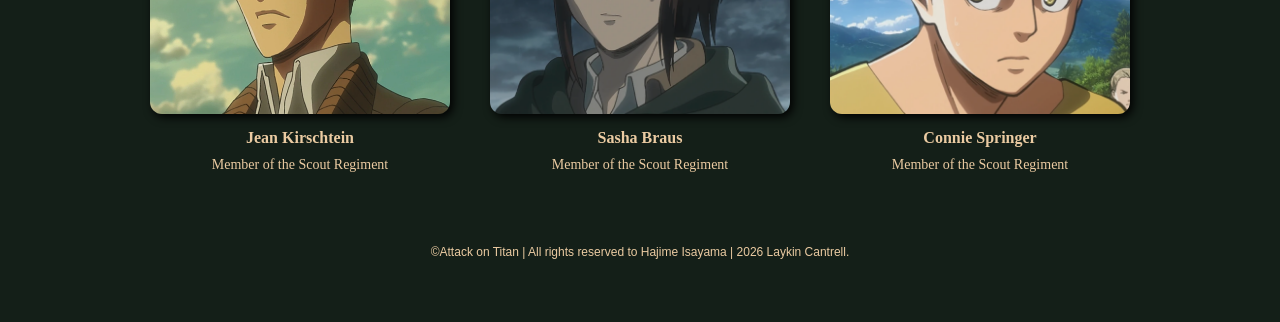
<file: Assignment3/gallery.html>
<!DOCTYPE html>
<html lang="en">
<head>
    <meta charset="UTF-8">
    <title>Attack on Titan Gallery</title>

    <!--Google Font-->
    <link rel="preconnect" href="https://fonts.googleapis.com">
    <link rel="preconnect" href="https://fonts.gstatic.com" crossorigin>
    <link href="https://fonts.googleapis.com/css2?family=Cinzel:wght@400..900&display=swap" rel="stylesheet">

    <link rel="stylesheet" href="style/style.css">
</head>

<body>
    <div class="page">

        <header class="hero">
            <h1>Attack on Titan</h1>
            <h2>Character Gallery</h2>
        </header>

        <nav>
            <ul class="nav">
                <li><a href="index.html">Home</a></li>
                <li><a href="about.html">About</a></li>
                <li><a href="info.html">Info</a></li>
                <li><a href="gallery.html">Gallery</a></li>
                 <li><a href="favorites.html">Favorites</a></li>
            </ul>
        </nav>

        <main>
            <section class="chapter">
                <h4 class="page-title">Attack on Titan Character Gallery</h4>

                <div class="gallery">
                
                <div class="character">
                    <img src="image/AOT_Ewrin_Smith.png" alt="Ewrin Smith">
                    <p class="char-name">Ewrin Smith</p>
                    <p class="char-regiment">Scout Regiment Commander </p>
                </div>
                
                <div class="character">
                    <img src="image/AOT_Hange_Zoe.png" alt="Hange Zoe">
                    <p class="char-name">Hange Zoe</p>
                    <p class="char-regiment">Scout Regiment Section Commander </p>
                </div>

                <div class="character">
                    <img src="image/AOT_Levi_Ackerman.png" alt="Levi Ackerman">
                    <p class="char-name">Levi Ackerman</p>
                    <p class="char-regiment">Scout Regiment Squad Captain</p>
                </div>
                    
                <div class="character">
                    <img src="image/AOT_Eren_Jaeger.png" alt="Eren Jaeger">
                    <p class="char-name">Eren Jaeger</p>
                    <p class="char-regiment">Member of the Scout Regiment</p>
                </div>

                <div class="character">
                    <img src="image/AOT_Mikasa_Ackerman.png" alt="Mikasa Ackerman">
                    <p class="char-name">Mikasa Ackerman</p>
                    <p class="char-regiment">Member of the Scout Regiment</p>
                </div>

                <div class="character">
                    <img src="image/AOT_Armin_Arlert.png" alt="Armin Arlert">
                    <p class="char-name">Armin Arlert</p>
                    <p class="char-regiment">Member of the Scout Regiment</p>
                </div>
                    
                <div class="character">
                    <img src="image/AOT_Reiner_Braun.png" alt="Reiner Braun">
                    <p class="char-name">Reiner Braun</p>
                    <p class="char-regiment">Member of the Scout Regiment</p>
                </div>
                    
                <div class="character">
                    <img src="image/AOT_Annie_Leonhart.png" alt="Annie Leonhart">
                    <p class="char-name">Annie Leonhart</p>
                    <p class="char-regiment">Member of the Military Police Brigade</p>
                </div>

                <div class="character">
                    <img src="image/AOT_Bertholdt Hoover.png" alt="Bertholdt Hoover">
                    <p class="char-name">Bertholdt Hoover</p>
                    <p class="char-regiment">Member of the Scout Regiment</p>
                </div>

                <div class="character">
                    <img src="image/AOT_Jean_Kirschtein.png" alt="Jean Kirschtein">
                    <p class="char-name">Jean Kirschtein</p>
                    <p class="char-regiment">Member of the Scout Regiment</p>
                </div>
                    
                <div class="character">
                    <img src="image/AOT_Sasha_Braus.png" alt="Sasha Braus">
                    <p class="char-name">Sasha Braus</p>
                    <p class="char-regiment">Member of the Scout Regiment</p>
                </div>
                
                <div class="character">
                    <img src="image/AOT_Connie_Springer.png" alt="Connie Springer">
                    <p class="char-name">Connie Springer</p>
                    <p class="char-regiment">Member of the Scout Regiment</p>
                </div>
                    
                    
                </div>
            </section>
        </main>

        <footer class="footer">
            <p class="footer-text">&copy;Attack on Titan | All rights reserved to Hajime Isayama | 2026 Laykin Cantrell.</p>
        </footer>
    </div>
</body>
</html>
</file>
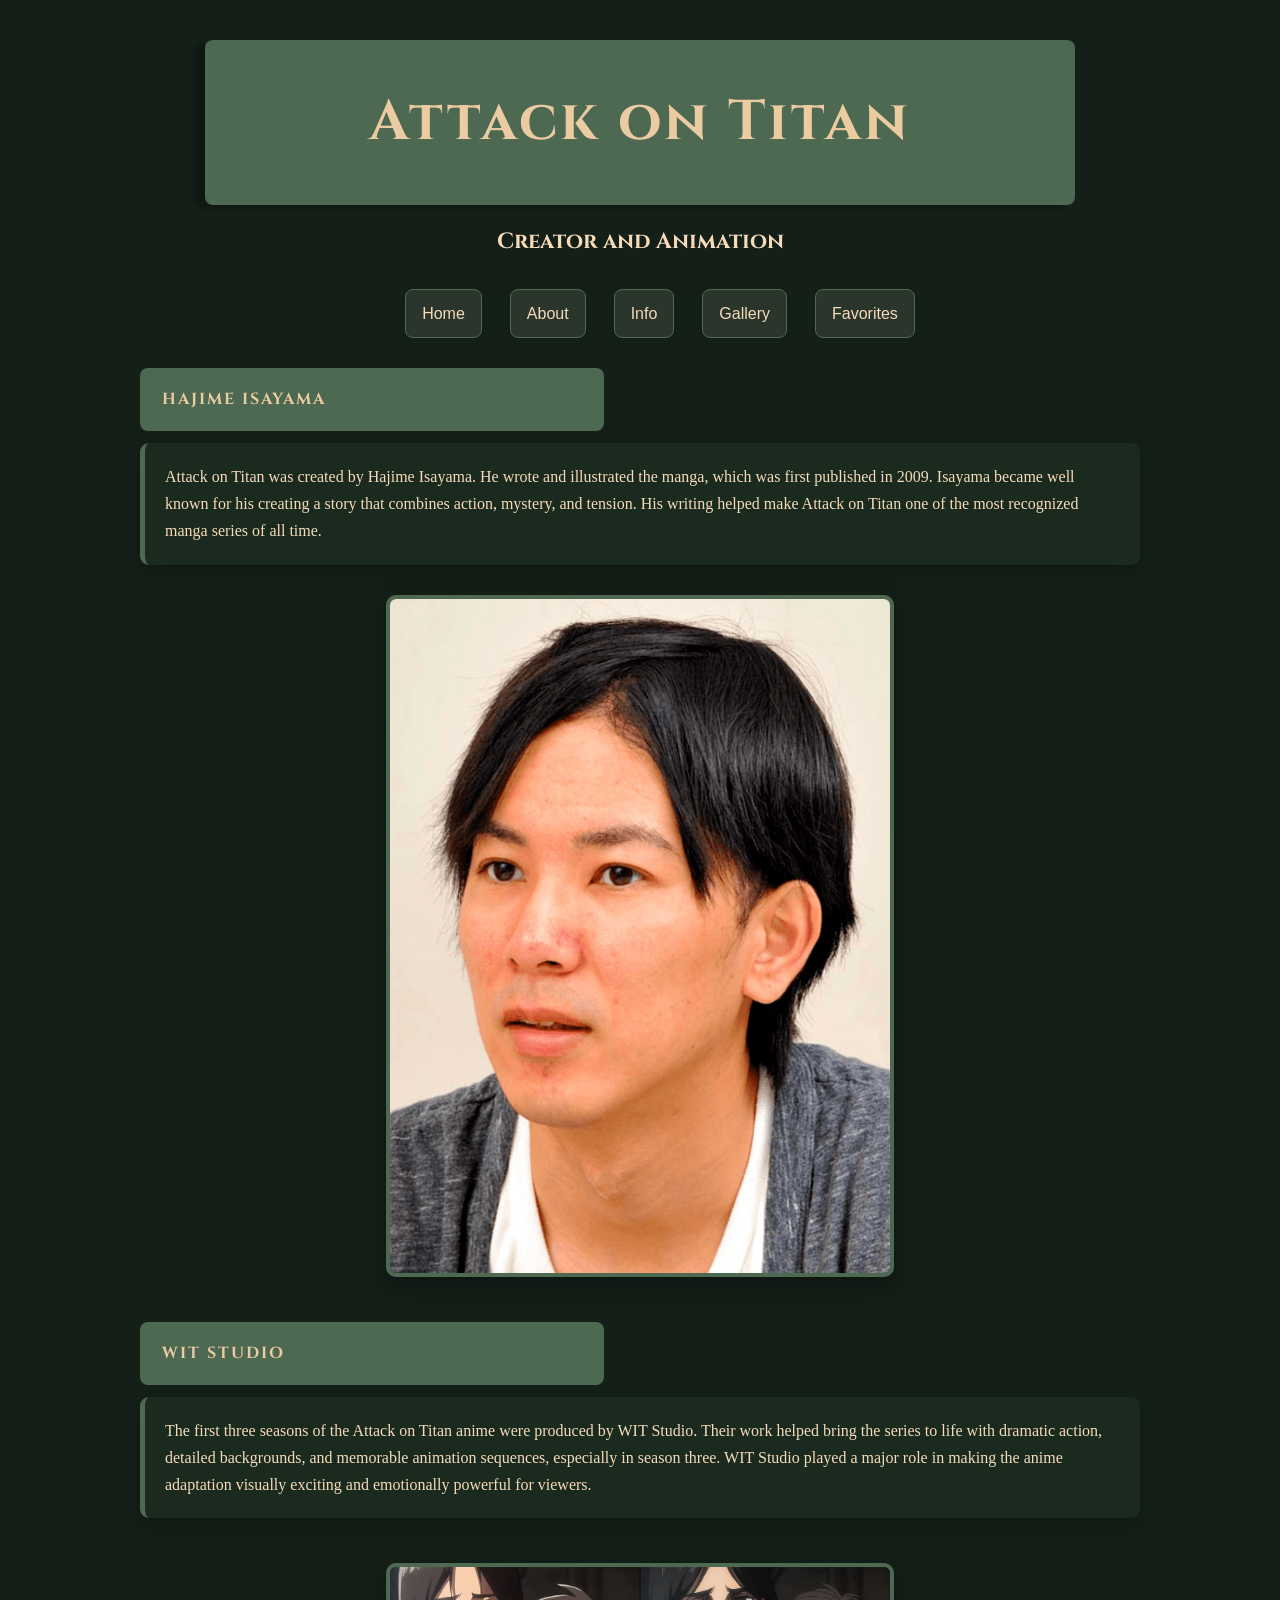
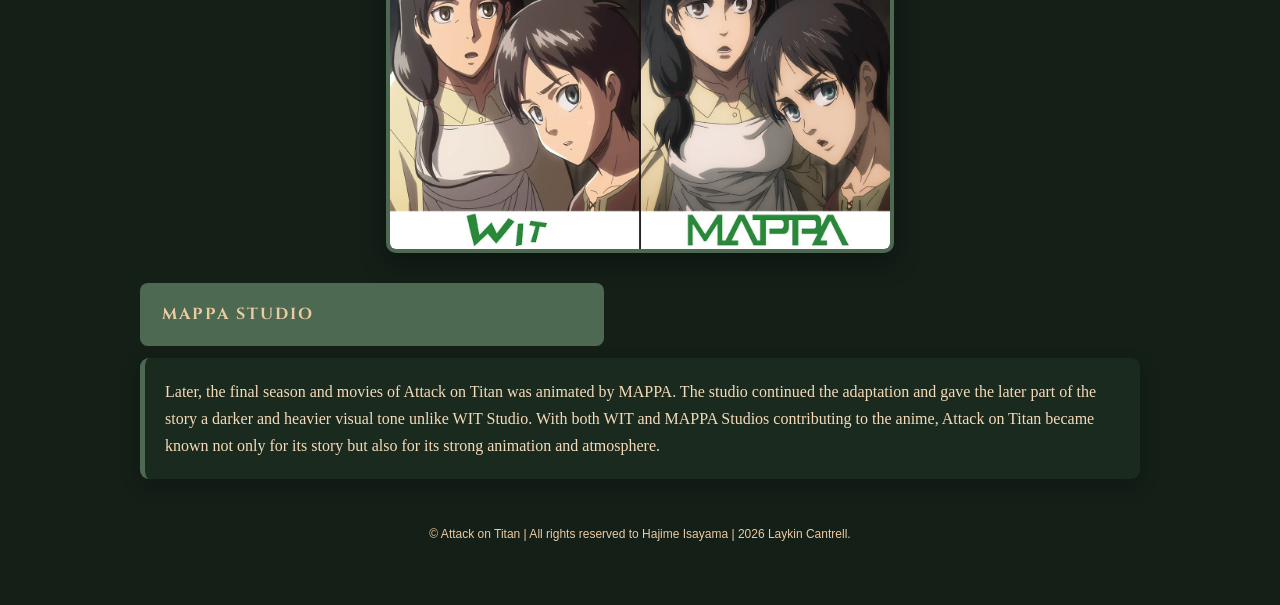
<file: Assignment3/info.html>
<!DOCTYPE html>
<html lang="en">
<head>
    <meta charset="UTF-8">
    <title>Attack on Titan Info</title>

    <!--Google Font-->
  <link rel="preconnect" href="https://fonts.googleapis.com">
    <link rel="preconnect" href="https://fonts.gstatic.com" crossorigin>
    <link href="https://fonts.googleapis.com/css2?family=Cinzel:wght@400..900&display=swap" rel="stylesheet">
    
    <link rel="stylesheet" href="style/style.css">
</head>

<body>
    <div class="page">

        <header class="hero">
            <h1>Attack on Titan</h1>
            <h2>Creator and Animation</h2>
        </header>

        <nav>
            <ul class="nav">
                <li><a href="index.html">Home</a></li>
                <li><a href="about.html">About</a></li>
                <li><a href="info.html">Info</a></li>
                <li><a href="gallery.html">Gallery</a></li>
                <li><a href="favorites.html">Favorites</a></li>
            </ul>
        </nav>

        <main>
            <section class="chapter">
                <h3>Hajime Isayama</h3>
                <p>
                    Attack on Titan was created by Hajime Isayama. He wrote and illustrated the manga, which was first published in 2009. Isayama became well known for his creating a story that combines action, mystery, and tension. His writing helped make Attack on Titan one of the most recognized manga series of all time.
                </p>
                <div class="image-section">
                    <img src="image/AOT_Hajime_Isayama.png" alt="Creator of AOT" class="main-image">
                </div>
            </section>

            <section class="chapter">
                <h3>WIT Studio</h3>
                <p>
                    The first three seasons of the Attack on Titan anime were produced by WIT Studio. Their work helped bring the series to life with dramatic action, detailed backgrounds, and memorable animation sequences, especially in season three. WIT Studio played a major role in making the anime adaptation visually exciting and emotionally powerful for viewers. 
                </p>
            </section>

            <div class="image-section">
                <img src="image/WIT_VS_MAPPA.jpg" alt="Comparing two studios" class="main-image">
            </div>
            <section class="chapter">
                <h3>MAPPA Studio</h3>
                <p>
                    Later, the final season and movies of Attack on Titan was animated by MAPPA. The studio continued the adaptation and gave the later part of the story a darker and heavier visual tone unlike WIT Studio. With both WIT and MAPPA Studios contributing to the anime, Attack on Titan became known not only for its story but also for its strong animation and atmosphere.
                </p>
            </section>
        </main>

        <footer class="footer">
        <p class="footer-text">&copy; Attack on Titan | All rights reserved to Hajime Isayama | 2026 Laykin Cantrell.</p>
        </footer>
    </div>
</body>
</html>
</file>
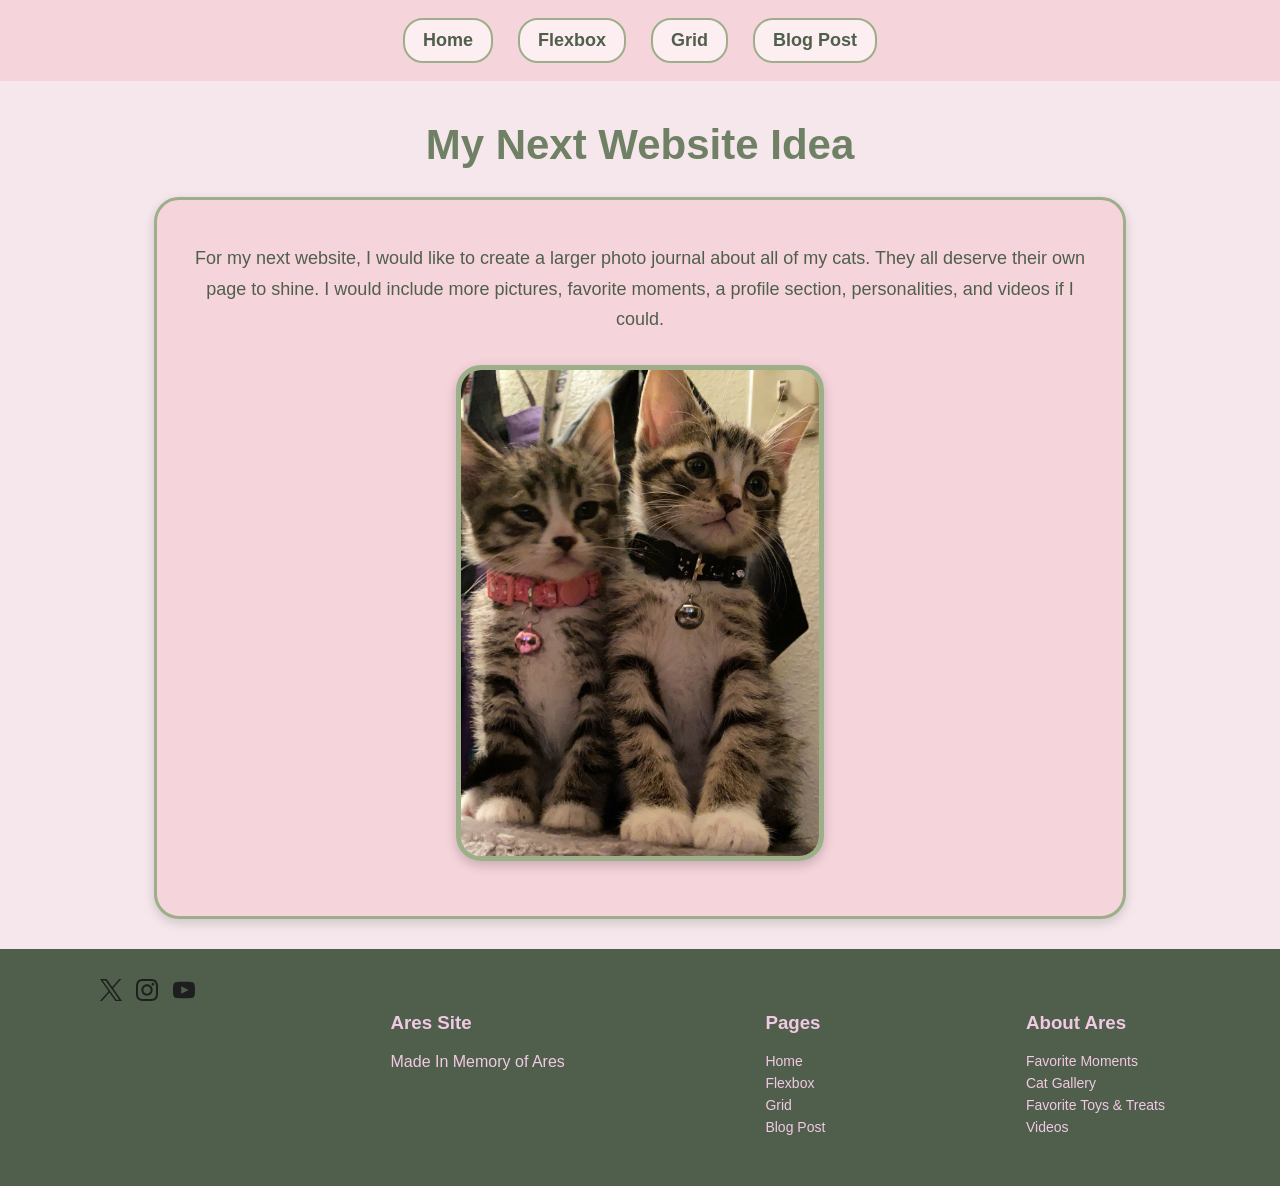
<file: Assignment4/blog-post.html>
<!DOCTYPE html>
<html lang="en">
<head>
    <meta charset="UTF-8">
    <title>Blog Post</title>
    <link rel="stylesheet" href="style/style.css">
</head>
<body>

    <div class="nav">
        <a href="index.html">Home</a>
        <a href="flexbox.html">Flexbox</a>
        <a href="grid.html">Grid</a>
        <a href="blog-post.html">Blog Post</a>
    </div>

    <h1 class="page-title">My Next Website Idea</h1>

    <div class="blog-idea-box">

        <p>
            For my next website, I would like to create a larger photo journal about all of my cats. They all deserve their own page to shine. I would include more pictures, favorite moments, a profile section, personalities, and videos if I could. 
        </p>
        <img src="images/IMG_2477.JPG" alt="Baby Ares & Baby Milo" class="hero-image">
    </div>
    
<footer class="footer">
  <div class="social-icons">
    <img src="images/X Logo.svg" alt="X logo">
    <img src="images/Instagram.svg" alt="Instagram logo">
    <img src="images/YouTube.svg" alt="YouTube logo">
  </div>

  <div class="footer-section">
    <h3>Ares Site</h3>
    <p>Made In Memory of Ares</p>
  </div>

  <div class="footer-section">
    <h3>Pages</h3>
    <ul>
        <li>Home</li>
        <li>Flexbox</li>
        <li>Grid</li>
        <li>Blog Post</li>
    </ul>
  </div>

  <div class="footer-section">
    <h3>About Ares</h3>
    <ul>
        <li>Favorite Moments</li>
        <li>Cat Gallery</li>
        <li>Favorite Toys & Treats</li>
        <li>Videos</li>
    </ul>
  </div>

</footer>

</body>
</html>
</file>
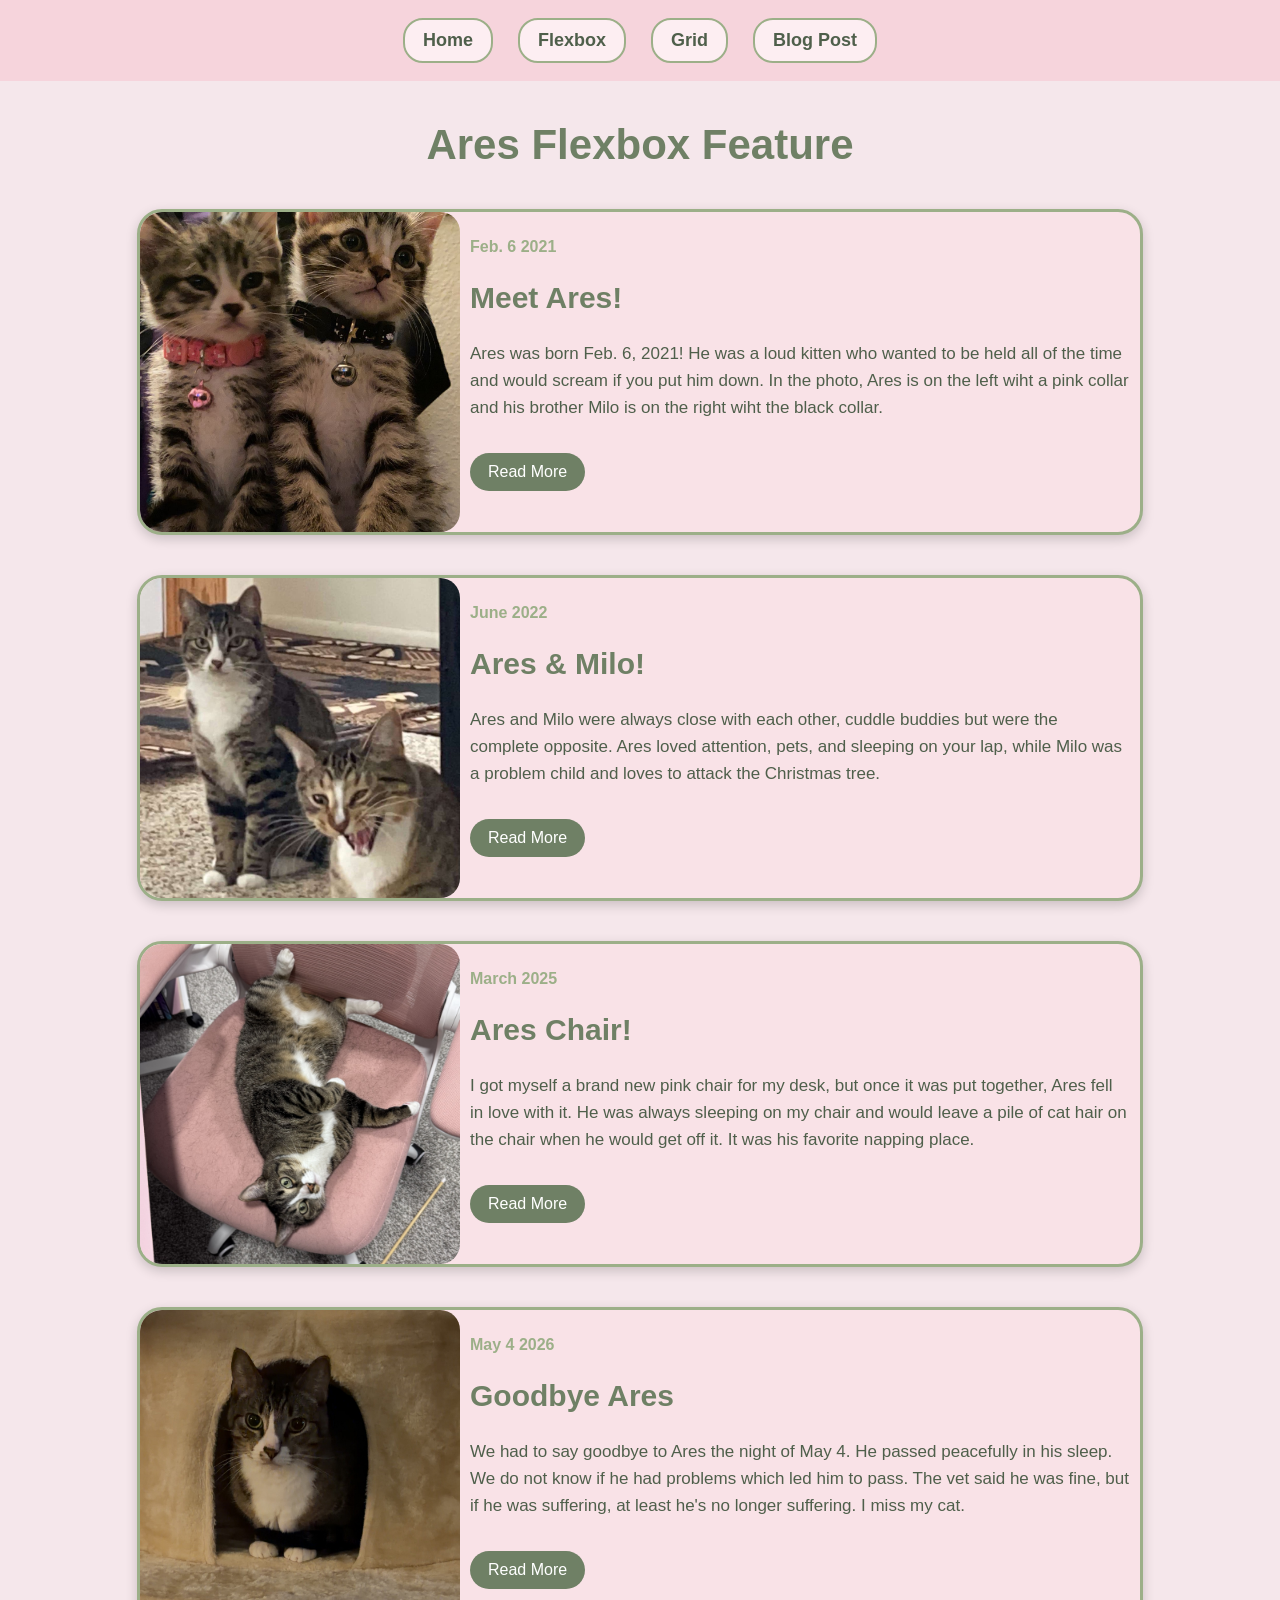
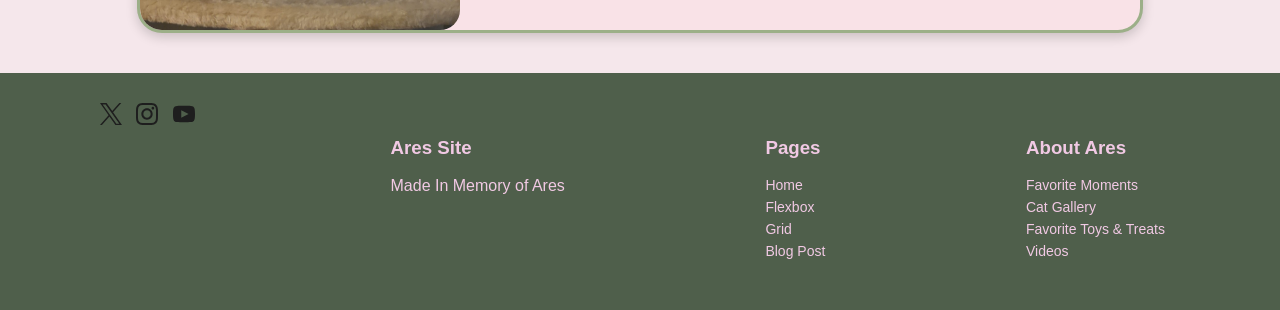
<file: Assignment4/flexbox.html>
<!DOCTYPE html>
<html lang="en">
<head>
    <meta charset="UTF-8">
    <title>Flexbox</title>
    <link rel="stylesheet" href="style/style.css">
</head>

<body>

    <div class="nav">
        <a href="index.html">Home</a>
        <a href="flexbox.html">Flexbox</a>
        <a href="grid.html">Grid</a>
        <a href="blog-post.html">Blog Post</a>
    </div>

    <h1 class="page-title">Ares Flexbox Feature</h1>

    <div class="blog-preview">
        <img src="images/IMG_2477.JPG" alt="A Photo of Ares">

        <div class="blog-text">
            <p class="date">Feb. 6 2021</p>

            <h2 class="post-title"> Meet Ares!</h2>

            <p class="post-preview">
                Ares was born Feb. 6, 2021! He was a loud kitten who wanted to be held all of the time and would scream if you put him down. In the photo, Ares is on the left wiht a pink collar and his brother Milo is on the right wiht the black collar.
            </p>

            <a href="blog-post.html" class="read-more">Read More</a>
        </div>
    </div>

    <div class="blog-preview">
        <img src="images/IMG_9245.JPG" alt="A Photo of Ares">

        <div class="blog-text">
            <p class="date">June 2022</p>

            <h2 class="post-title"> Ares & Milo!</h2>

            <p class="post-preview">
                Ares and Milo were always close with each other, cuddle buddies but were the complete opposite. Ares loved attention, pets, and sleeping on your lap, while Milo was a problem child and loves to attack the Christmas tree.
            </p>

            <a href="blog-post.html" class="read-more">Read More</a>
        </div>
    </div>

    <div class="blog-preview">
        <img src="images/IMG_1630.jpg" alt="A Photo of Ares">

        <div class="blog-text">
            <p class="date">March 2025</p>

            <h2 class="post-title">Ares Chair!</h2>

            <p class="post-preview">
                I got myself a brand new pink chair for my desk, but once it was put together, Ares fell in love with it. He was always sleeping on my chair and would leave a pile of cat hair on the chair when he would get off it. It was his favorite napping place.
            </p>

            <a href="blog-post.html" class="read-more">Read More</a>
        </div>
    </div>

    <div class="blog-preview">
        <img src="images/IMG_1449.JPG" alt="A Photo of Ares">

        <div class="blog-text">
            <p class="date">May 4 2026</p>

            <h2 class="post-title"> Goodbye Ares </h2>

            <p class="post-preview">
                We had to say goodbye to Ares the night of May 4. He passed peacefully in his sleep. We do not know if he had problems which led him to pass. The vet said he was fine, but if he was suffering, at least he's no longer suffering. I miss my cat.
            </p>

            <a href="blog-post.html" class="read-more">Read More</a>
        </div>
    </div>
        


<footer class="footer">
  <div class="social-icons">
    <img src="images/X Logo.svg" alt="X logo">
    <img src="images/Instagram.svg" alt="Instagram logo">
    <img src="images/YouTube.svg" alt="YouTube logo">
  </div>

  <div class="footer-section">
    <h3>Ares Site</h3>
    <p>Made In Memory of Ares</p>
  </div>

  <div class="footer-section">
    <h3>Pages</h3>
    <ul>
        <li>Home</li>
        <li>Flexbox</li>
        <li>Grid</li>
        <li>Blog Post</li>
    </ul>
  </div>

  <div class="footer-section">
    <h3>About Ares</h3>
    <ul>
        <li>Favorite Moments</li>
        <li>Cat Gallery</li>
        <li>Favorite Toys & Treats</li>
        <li>Videos</li>
    </ul>
  </div>

</footer>

</body>
</html>
</file>
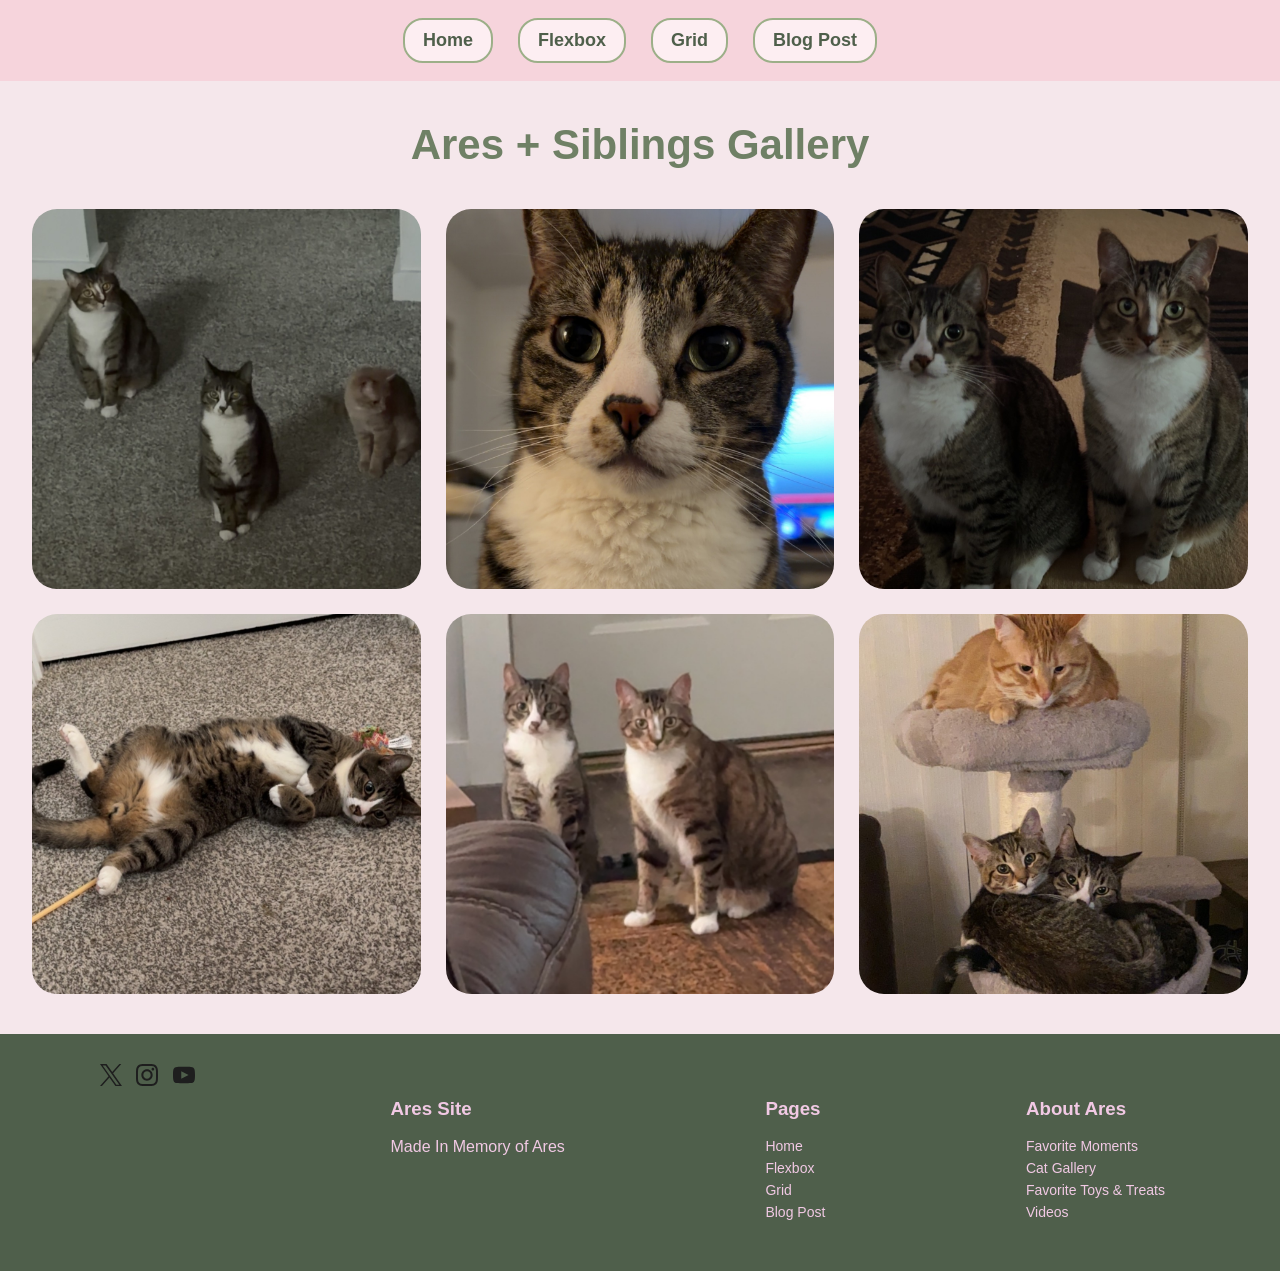
<file: Assignment4/grid.html>
<!DOCTYPE html>
<html lang="en">
<head>
    <meta charset="UTF-8">
    <title>Gallery</title>
    <link rel="stylesheet" href="style/style.css">
</head>

<body>

    <div class="nav">
        <a href="index.html">Home</a>
        <a href="flexbox.html">Flexbox</a>
        <a href="grid.html">Grid</a>
        <a href="blog-post.html">Blog Post</a>
    </div>

    <h1 class="page-title">Ares + Siblings Gallery</h1>

    <div class="gallery-grid">

        <div class="gallery-item">
            <img src="images/IMG_0268.JPG" alt="Ares with his two siblings">
        </div>

        <div class="gallery-item">
            <img src="images/IMG_0561.JPG" alt="Ares looking cute">
        </div>

        <div class="gallery-item">
            <img src="images/IMG_4306 (1).JPG" alt="Ares + Milo">
        </div>

        <div class="gallery-item">
            <img src="images/IMG_3518.JPG" alt="Ares laying on his back">
        </div>

        <div class="gallery-item">
            <img src="images/IMG_1786.JPG" alt="Baby Ares + Milo">
        </div>

        <div class="gallery-item">
            <img src="images/IMG_3559.JPG" alt="Cuddle buddies">
        </div>
    </div>
        
<footer class="footer">
  <div class="social-icons">
    <img src="images/X Logo.svg" alt="X logo">
    <img src="images/Instagram.svg" alt="Instagram logo">
    <img src="images/YouTube.svg" alt="YouTube logo">
  </div>

  <div class="footer-section">
    <h3>Ares Site</h3>
    <p>Made In Memory of Ares</p>
  </div>

  <div class="footer-section">
    <h3>Pages</h3>
    <ul>
        <li>Home</li>
        <li>Flexbox</li>
        <li>Grid</li>
        <li>Blog Post</li>
    </ul>
  </div>

  <div class="footer-section">
    <h3>About Ares</h3>
    <ul>
        <li>Favorite Moments</li>
        <li>Cat Gallery</li>
        <li>Favorite Toys & Treats</li>
        <li>Videos</li>
    </ul>
  </div>

</footer>

</body>
</html>
</file>
<file: Assignment1/style/style.css>
body {
  background-color: #141F18;
  color: #f5DBBA;
  font-family: "Times New Roman", Times, serif;
  margin: 0;
  padding: 40px;
  line-height: 1.7;
}

h1 {
  padding: 35px;
  text-align: center;
  margin: 0 auto 18px auto;
  max-width: 800px;
  letter-spacing: 2.5px;
  background-color: #4E6952;
  color: #EBCBA2;
  font-size: 56px;

  position: relative;

  box-shadow: -10px 12px 4px 0 rgb(71, 87, 62, 0.25);
}

h1::after {
  content: "";
  position: absolute;
  inset: 0;
  background-image: url("https://www.transparenttextures.com/patterns/dark-wood.png");
  opacity: 0.25;
  pointer-events: none;
}


h2 {
  text-align: center;
  margin: 0 auto 28px auto;
  max-width: 800px;
}

h3 {
  padding: 25px;
  letter-spacing: 2.5px;
  background-color: #4E6952;
  color: #EBCBA2;
  font-size: 14px;

 

  box-shadow: -10px 12px 4px 0 rgb(71, 87, 62, 0.25);
  text-align: left;
  margin: 50px auto 28px auto;
  max-width: 250px;
}

p {
  max-width: 65%;
  margin: 0 auto;
  margin-bottom: 20px;
}
</file>
<file: Assignment2/style/style.css>
/*  Base Page  */

body {
  background-color: #141F18;
  color: #f5DBBA;
  font-family: "Times New Roman", Times, serif;
  margin: 0;
  padding: 40px;
  line-height: 1.7;
}

/* Center the site */
.page {
  max-width: 1000px;
  margin: 0 auto;
}

/*  Header */

header {
  text-align: center;
  margin-bottom: 20px;
}

h1 {
  padding: 35px;
  text-align: center;
  margin: 0 auto 18px auto;
  max-width: 800px;

  letter-spacing: 3px;
  background-color: #4E6952;
  color: #EBCBA2;

  font-size: 56px;
  position: relative;
  box-shadow: -10px 4px 4px 0 rgba(0, 0, 0, 0.25);
  border-radius: 8px;
}

h2 {
  text-align: center;
  margin: 0 auto 28px auto;
  max-width: 800px;

  font-size: 22px;
}

/* Navigation */

nav {
  text-align: center;
  margin-bottom: 30px;
}

.nav li {
  display: inline-block;
  margin: 0 12px;
}

.nav a {
  font-family: Arial, Helvetica, sans-serif;
  text-decoration: none;

  color: #f5DBBA;
  background-color: #2A352B;

  padding: 10px 16px;
  border-radius: 8px;
  border: 1px solid #4E6952;

  display: inline-block;
  transition: background-color 0.2s ease;
}

.nav a:hover {
  background-color: #4E6952;
  color: #EBCBA2;
  
  box-shadow: 0 6px 10px rgba(0, 0, 0, 0.3);

  animation: navBounce 1.2s ease;
}

/* Image */

.hero-image {
  display: block;
  width: 100%;
  max-width: 750px;

  margin: 0 auto 35px auto;
  border: 4px solid #4E6952;
  border-radius: 10px;
  box-shadow: 0 10px 24px rgba(0, 0, 0, 0.35);
}

/* chapters */

.chapter {
  margin-bottom: 45px;
}

h3 {
  font-family: 'Courier New', Courier, monospace;
  text-transform: uppercase;
 
  padding: 18px 22px;
  letter-spacing: 2px;

  background-color: #4E6952;
  color: #EBCBA2;

  font-size: 16px;
  border-radius: 8px;

  text-align: left;
  margin: 0 0 12px 0;
  max-width: 420px;
}

/* Paragraph */

p {
  font-family: 'Times New Roman', Times, serif;
  background-color: #1B2A1E;
  padding: 20px;

  border-left: 5px solid  #4E6952;
  border-radius: 9px;
  box-shadow: 0 8px 20px rgba(0, 0, 0, 0.20);

  margin: 0 0 20px 0;
  max-width: 100%;
}

/* Footer */

.footer-text {
  font-family: Arial, Helvetica, sans-serif;
  font-size: 12px;
  color: #EBCBA2;

  text-align: center;

  background: none;
  border: none;
  box-shadow: none;
  padding: 0;
  max-width: none;
  
 
}

/* nav bounce animation */

@keyframes navBounce {
  0% {
    transform: translateY(0);
  }

  30% {
    transform: translateY(-8px);
  }

  60% {
    transform: translateY(3px);
  }

  100% {
    transform: translateY(0);
  }
}
</file>
<file: Assignment3/style/style.css>
/*  Base Page  */

body {
  background-color: #141F18;
  color: #f5DBBA;
  font-family: "Cinzel", serif;
  margin: 0;
  padding: 40px;
  line-height: 1.7;
}

/* Center the site */
.page {
  max-width: 1000px;
  margin: 0 auto;
}

/*  Header */

header {
  text-align: center;
  margin-bottom: 20px;
}

h1 {
  padding: 35px;
  text-align: center;
  margin: 0 auto 18px auto;
  max-width: 800px;

  letter-spacing: 3px;
  background-color: #4E6952;
  color: #EBCBA2;

  font-size: 56px;
  position: relative;
  box-shadow: -10px 4px 4px 0 rgba(0, 0, 0, 0.25);
  border-radius: 8px;
}

h2 {
  text-align: center;
  margin: 0 auto 28px auto;
  max-width: 800px;

  font-size: 22px;
}

/* Navigation */

nav {
  text-align: center;
  margin-bottom: 30px;
}

.nav li {
  display: inline-block;
  margin: 0 12px;
}

.nav a {
  font-family: Arial, Helvetica, sans-serif;
  text-decoration: none;

  color: #f5DBBA;
  background-color: #2A352B;

  padding: 10px 16px;
  border-radius: 8px;
  border: 1px solid #4E6952;

  display: inline-block;
  transition: background-color 0.2s ease;
}

.nav a:hover {
  background-color: #4E6952;
  color: #EBCBA2;
  
  box-shadow: 0 6px 10px rgba(0, 0, 0, 0.3);

  animation: navBounce 1.2s ease;
}

/* Image */

.hero-image {
  display: block;
  width: 100%;
  max-width: 750px;

  margin: 0 auto 35px auto;
  border: 4px solid #4E6952;
  border-radius: 10px;
  box-shadow: 0 10px 24px rgba(0, 0, 0, 0.35);
}

/* chapters */

.chapter {
  margin-bottom: 45px;
}

h3 {
  font-family: "Cinzel", serif;
  text-transform: uppercase;
 
  padding: 18px 22px;
  letter-spacing: 2px;

  background-color: #4E6952;
  color: #EBCBA2;

  font-size: 16px;
  border-radius: 8px;

  text-align: left;
  margin: 0 0 12px 0;
  max-width: 420px;

}

  .page-title {
    text-align: center;
    margin: 0 auto 12px auto;
    max-width: 440px;

    padding: 18px 22px;
    letter-spacing: 2px;

    background-color: #4E6952;
    color: #EBCBA2;

    font-family: "Cinzel", serif;
    font-size: 18px;

    border-radius: 8px;
  }

/* Paragraph */

p {
  font-family: 'Georgia', serif;
  background-color: #1B2A1E;
  padding: 20px;

  border-left: 5px solid  #4E6952;
  border-radius: 9px;
  box-shadow: 0 8px 20px rgba(0, 0, 0, 0.20);

  margin: 0 0 20px 0;
  max-width: 100%;
}

/* Footer */

.footer-text {
  font-family: Arial, Helvetica, sans-serif;
  font-size: 12px;
  color: #EBCBA2;

  text-align: center;

  background: none;
  border: none;
  box-shadow: none;
  padding: 0;
  max-width: none;
  
 
}

/* nav bounce animation */

@keyframes navBounce {
  0% {
    transform: translateY(0);
  }

  30% {
    transform: translateY(-8px);
  }

  60% {
    transform: translateY(3px);
  }

  100% {
    transform: translateY(0);
  }
}

/* about page image */

.image-section {
  text-align: center;
  margin: 30px auto;
}

.main-image {
  width: 500px;
  max-width: 90%;
  display: block;

  margin: 0 auto 10px auto;
  border: 4px solid #4E6952;
  border-radius: 10px;
  box-shadow: 0 10px 24px rgba(0, 0, 0, 0.35);
}

.image-caption {
  font-size: 10px;
  margin-top: 0px;
  color: #EBCBA2;
  letter-spacing: 1px;

  background: none;
  border: none;
  box-shadow: none;
  padding: 0;
  max-width: none;
}

/* gallery page */

.gallery {
  display: flex;
  flex-wrap: wrap;
  justify-content: center;
  gap: 40px;
  margin-top: 30px;
}

.character {
  width: 30%;
  text-align: center;
}

.gallery img {
  width: 100%;
  height: 220px;
  object-fit: cover;
  border-radius: 12px;
  box-shadow: 3px 3px 10px black;
}

.gallery img:hover {
  transform: scale(1.03);
  transition: 0.3s;
}

.char-name {
  margin-top: 1px;
  margin-bottom: 2px;
  font-weight: bold;
  color: #EBCBA2;
  background: none;
  border: none;
  box-shadow: none;
  padding: 0;
  max-width: none;
}

.char-regiment {
  font-size: 14px;
  color: #EBCBA2;
  background: none;
  border: none;
  box-shadow: none;
  padding: 0;
  max-width: none;
}

/* favorites page */

.favorite-table {
  width: 70%;
  margin: 30px auto;
  background-color: #314b35;
  border: 2px solid #638e6a;
  border-collapse: collapse;
  
 
}

.favorite-table th,
.favorite-table td {
  padding: 12px;
  border: 2px solid #638e6a;
  text-align: center;
  background-color: #1f3b29
}

.favorite-table th {
  background-color: rgba(61, 116, 76, 0.01);
}

.favorite-table tr:nth-child(even) {
  background-color: rgba(50, 94, 58, 0.5);
}


.survey-form {
  width: 85%;
  max-width: 900px;
  margin: 30px auto;
  display: flex;
  flex-direction: column;
}

.survey-form label {
  margin-top: 18px;
  margin-bottom: 8px;
  color: #f5DBBA;

  font-weight: bold;
  letter-spacing: 1px;
  text-transform: uppercase;
}

.survey-form input[type="text"],
.survey-form input[type="email"],
.survey-form select,
.survey-form textarea {
  width: 100%;
  padding: 14px;
  border-radius: 14px;
  border: 3px solid #275f3b;

  background-color: #2A352B;
  color: white;
  font-family: inherit;
  font-size: 16px;
  box-sizing: border-box;
}

.survey-form textarea {
  resize: vertical;
  min-height: 120px;
}

.survey-form input::placeholder,
.survey-form textarea::placeholder {
  color: #f0f0f0;
}

.form-buttons {
  margin-top: 20px;
  display: flex;
  gap: 12px;
}

.form-buttons input {
  padding: 12px 18px;
  border-radius: 12px;
  border: none;
  background-color: #638e6a;
  color: #ccd3cf;
  cursor: pointer;
  font-weight: bold;
}

.form-buttons input:hover {
  opacity: 0.85;
}

@media (max-width: 600px) {

  body {
    padding: 15px;
  }

  h1 {
    font-size: 36px;
    padding: 20px;
  }

  .gallery {
    gap: 20;
  }

  .character {
    width: 100%;
  }

  .survey-form {
    width: 100%;
  }

  .nav li {
  display: block;
  margin: 10px 0;
  }
}

.opening-video {
  text-align: center;
  margin-top: 40px;
}

.opening-video iframe {
  width: 80%;
  max-width: 700px;
  height: 400px;
  border-radius: 12px;
  box-shadow: 0px 4px 12px rgba(0, 0, 0, 0.5);
}
</file>
<file: Assignment4/style/style.css>
/* general page style */
body {
    margin: 0;
    font-family:Arial, Helvetica, sans-serif;
    background-color: #f5e7eb;
    color: #4f5f4b;
}

/* navigation bar */
.nav {
    display: flex;
    justify-content: center;
    align-items: center;
    gap: 25px;
    background-color: #f6d4dc;
    padding: 18px;
}

.nav a {
    text-decoration: none;
    color: #4f5f4b;
    font-size: 18px;
    font-weight: bold;
    background-color: #fdeef2;
    padding: 10px 18px;
    border-radius: 20px;
    border: 2px solid #9caf88;
}

.nav a:hover {
    background-color: #9caf88;
    color: rgb(252, 212, 240);
}

/* nav bounce hover */
.nav a {
    transition: background-color 0.3s ease, color 0.3s ease, box-shadow 0.3s ease;
}

.nav a:hover {
    animation: soft-bounce 0.8s ease-in-out;
    box-shadow: 0 5px 10px rgba(0, 0, 0, 0.18);
}

@keyframes soft-bounce {
    0% {
        transform: translateY(0);
    }

    35% {
        transform: translateY(-5px);
    }

    65% {
        transform: translateY(-2px);
    }

    100% {
        transform: translateY(0);
    }
}

/* page titles */
.page-title {
    text-align: center;
    color: #6f8065;
    font-size: 42px;
    margin-top: 40px;
}

/* basic page text */
.page-text {
    width: 70%;
    margin: 20px auto;
    text-align: center;
    font-size: 18px;
    line-height: 1.6;
}

/* home page image */
.hero-image {
    display: block;
    width: 40%;
    max-width: 450px;
    margin: 30px auto;
    border-radius: 25px;
    border: 5px solid #9caf88;
    box-shadow: 0 4px 12px rgba(0, 0, 0, 0.2);
}

/* flexbox page */
.blog-preview {
    display: flex;
    width: 85%;
    max-width: 1000px;
    margin: 40px auto;
    background-color: #f9e2e7;
    border: 3px solid #9caf88;
    border-radius: 25px;
    overflow: hidden;
    box-shadow: 0 4px 12px rgba(0, 0 , 0, 0.18);
}

.blog-preview img {
    width: 320px;
    height: 320px;
    object-fit: cover;
    border-radius: 20px;
    flex-shrink: 0;
}

.blog-text {
   flex: 1;
    padding: 10px;
}

.date {
    color: #9caf88;
    font-weight: bold;
}

.post-title {
    color: #6f8065;
    font-size: 30px;
}

.post-preview {
    font-size: 17px;
    line-height: 1.6;
}

.read-more {
    display: inline-block;
    margin-top: 15px;
    background-color: #9caf88;
    color: white;
    text-decoration: none;
    padding: 10px 18px;
    border-radius: 20px;
}

.read-more {
    background-color: #6f8065;
}

/* hover */
.blog-preview {
    transition: transform 0.3s ease, box-shadow 0.3s ease;
}

.blog-preview:hover {
    transform: translateY(-8px);
    box-shadow: 0 8px 18px rgba(0, 0, 0, 0.22);
}

.blog-preview img {
    transition: transform 0.3s ease, opacity 0.3s ease;
}

.blog-preview:hover img {
    transform: scale(1.03);
    opacity: 0.95;
}

/* gallery grid page */
.gallery-grid {
    display: grid;
    grid-template-columns: repeat(3, 1fr);
    gap: 25px;
    width: 95%;
    margin: 40px auto;
}

.gallery-item {
    border: none;
    padding: 0;
    box-shadow: none;
}

.gallery-item img {
    width: 100%;
    height: 380px;
    object-fit: cover;
    border-radius: 25px;
    display: block;
}

/* hover effect */
.gallery-item {
    transition: transform 0.3s ease, box-shadow 0.3s ease;
}
 
.gallery-item:hover {
    transform: translateY(-8.px);
    box-shadow: 0 8px 18px rgba(0, 0, 0, 0.2);
}

.gallery-item img {
    transition: transform 0.3s ease, opacity 0.3s ease;
}

.gallery-item:hover img {
    transform: scale(1.03);
    opacity: 0.95;
}

/* blog post page */
.blog-page {
    width: 70%;
    margin: 40px auto;
    background-color: #f5e7eb;
    border: 3px solid #9caf88;
    border-radius: 25px;
    padding: 35px;
    line-height: 1.7;
    font-size: 18px;
    box-shadow: 0 4px 12px rgba(0, 0, 0, 0.18);
}

.blog-idea-box {
    width: 70%;
    margin: 20px auto 30px auto;
    background-color: #f6d4dc;
    border: 3px solid #9caf88;
    border-radius: 25px;
    padding: 25px 35px;
    text-align: center;
    line-height: 1.7;
    font-size: 18px;
    color: #4f5f4b;
    box-shadow: 0 4px 12px rgba(0, 0, 0, 0.15);
}



/* responsive design */
@media screen and (max-width: 800px) {
    .nav {
        flex-direction: column;
    }

    .blog-preview {
        flex-direction: column;
    }

    .blog-preview img,
    .blog-text {
        width: 100%;
    }

    .gallery-grid {
        grid-template-columns: 1fr;
    }

    .page-text,
    .blog-page {
        width: 85%;
    }

    .hero-image {
        width: 80%;
    }
}

/* The main footer container */

.footer {
  display: flex; 
  justify-content: space-between; 
  align-items: flex-start; 
  background-color: #4f5f4b; 
  color: #f1c9e4;
  padding: 30px 100px; 
  font-family: Arial, Helvetica, sans-serif; 
}

.footer ul {
  list-style: none; 
  padding: 0; 
  margin: 0; 
}

.footer li {
  margin-bottom: 6px; 
  font-size: 14px;
}

.social-icons img {
  width: 22px; 
  margin-right: 10px; 
  vertical-align: middle; 
}

/* hover */
.footer-section {
    transition: transform 0.3s ease, background-color 0.3s ease;
    border-radius: 15px;
    padding: 15px;
}

.footer-section:hover {
    transform: translateY(-6px);
}
</file>
